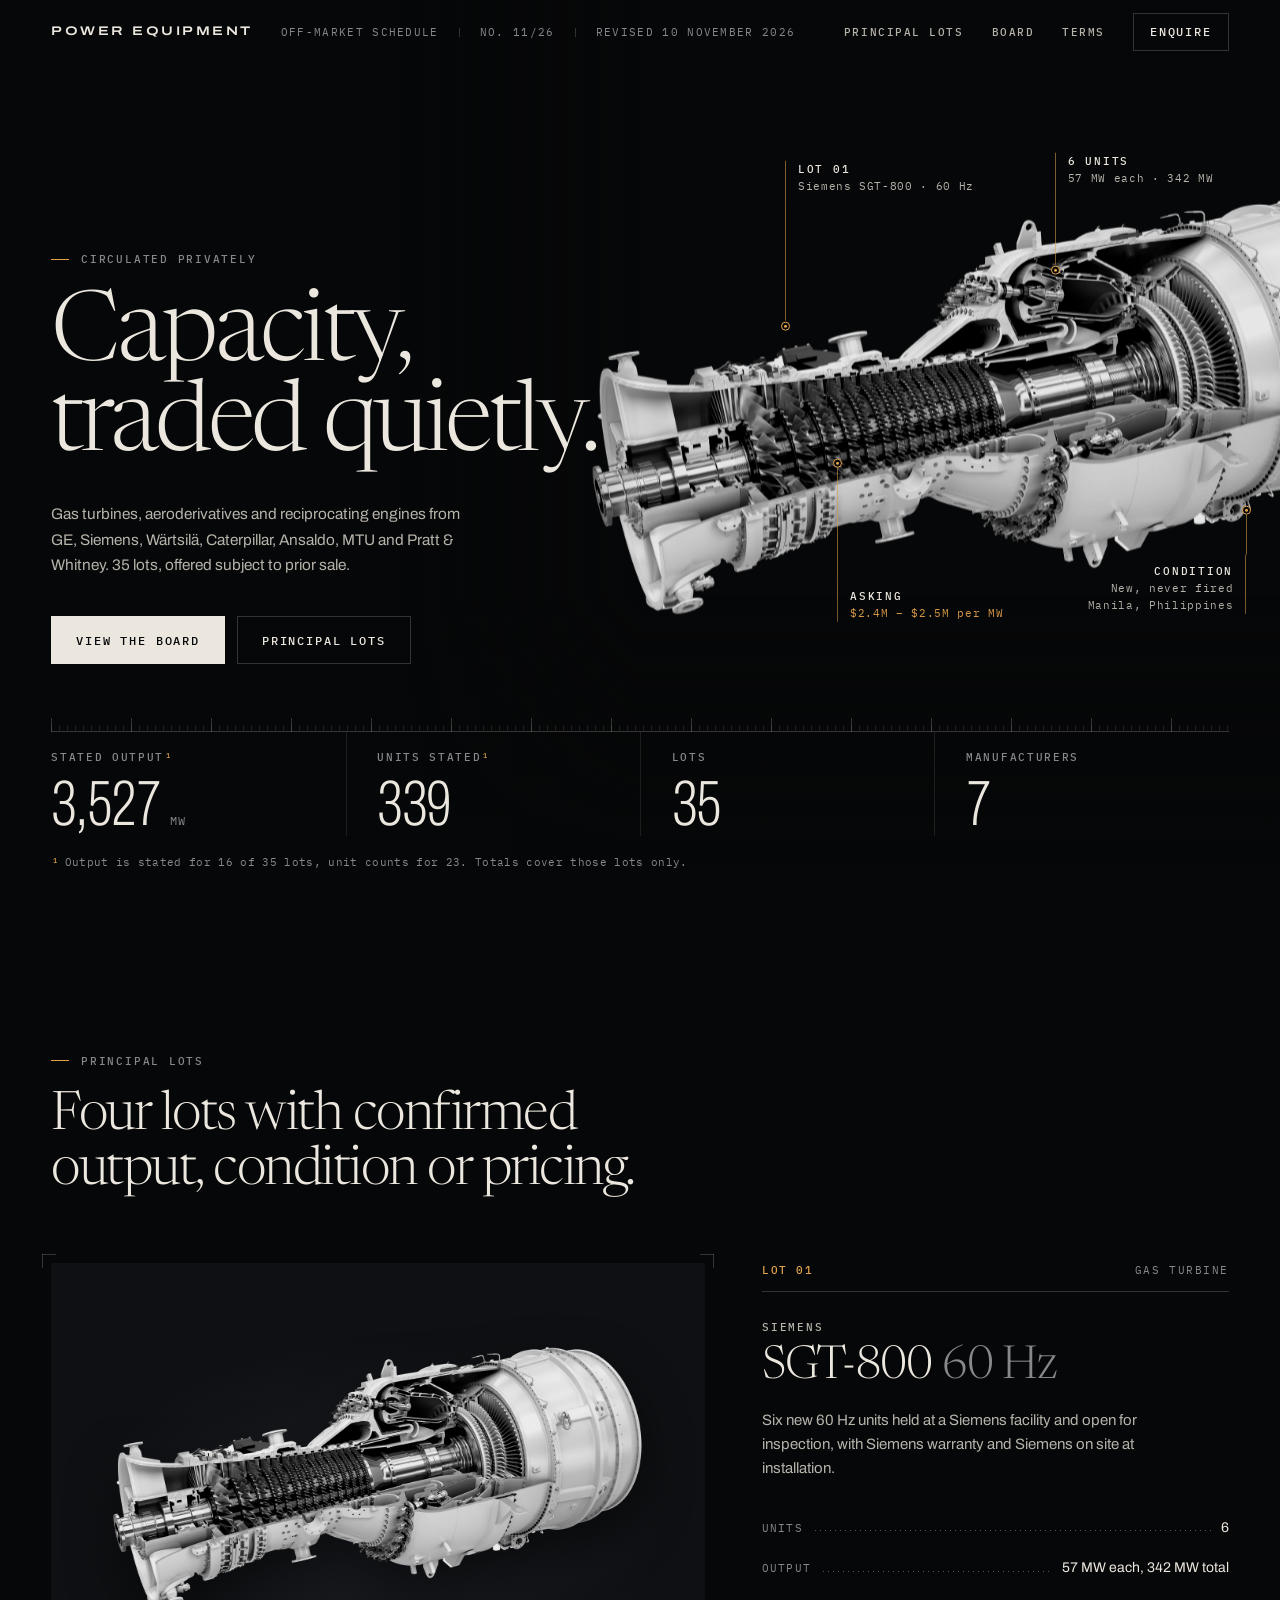
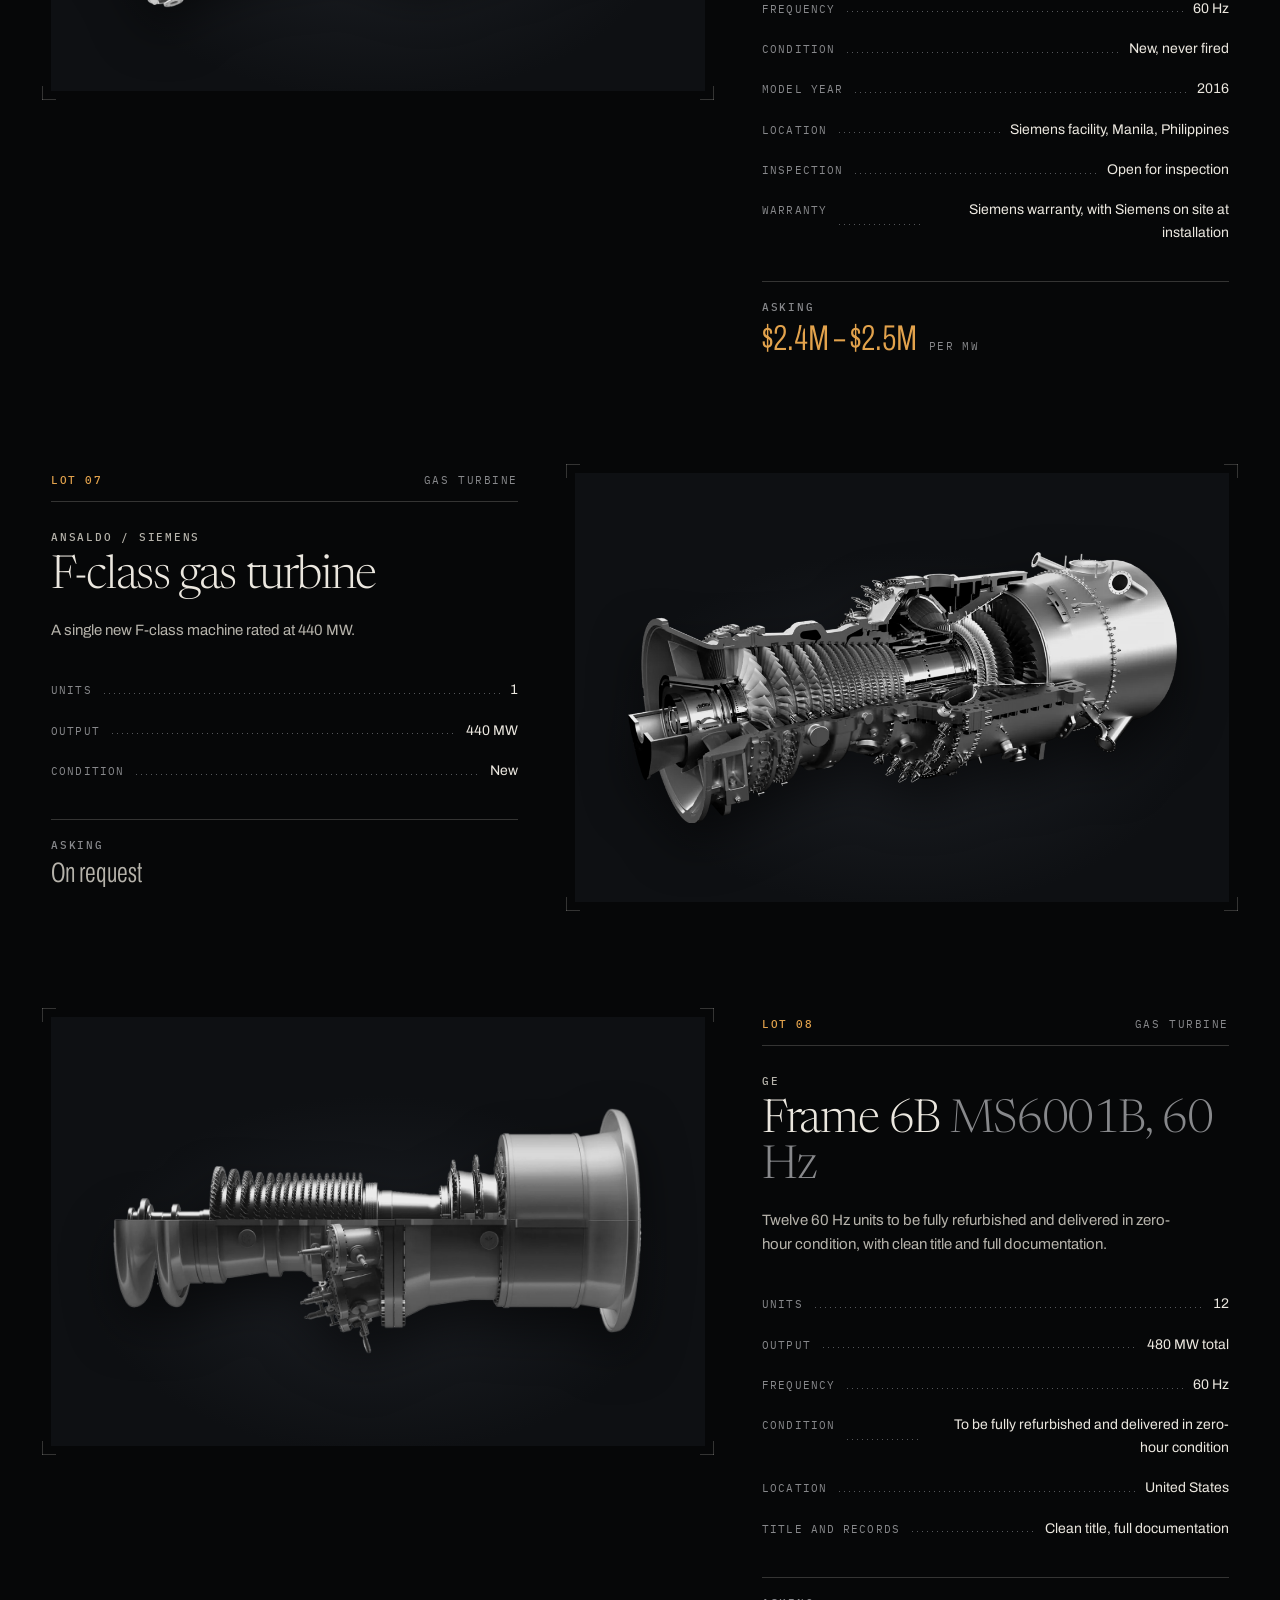
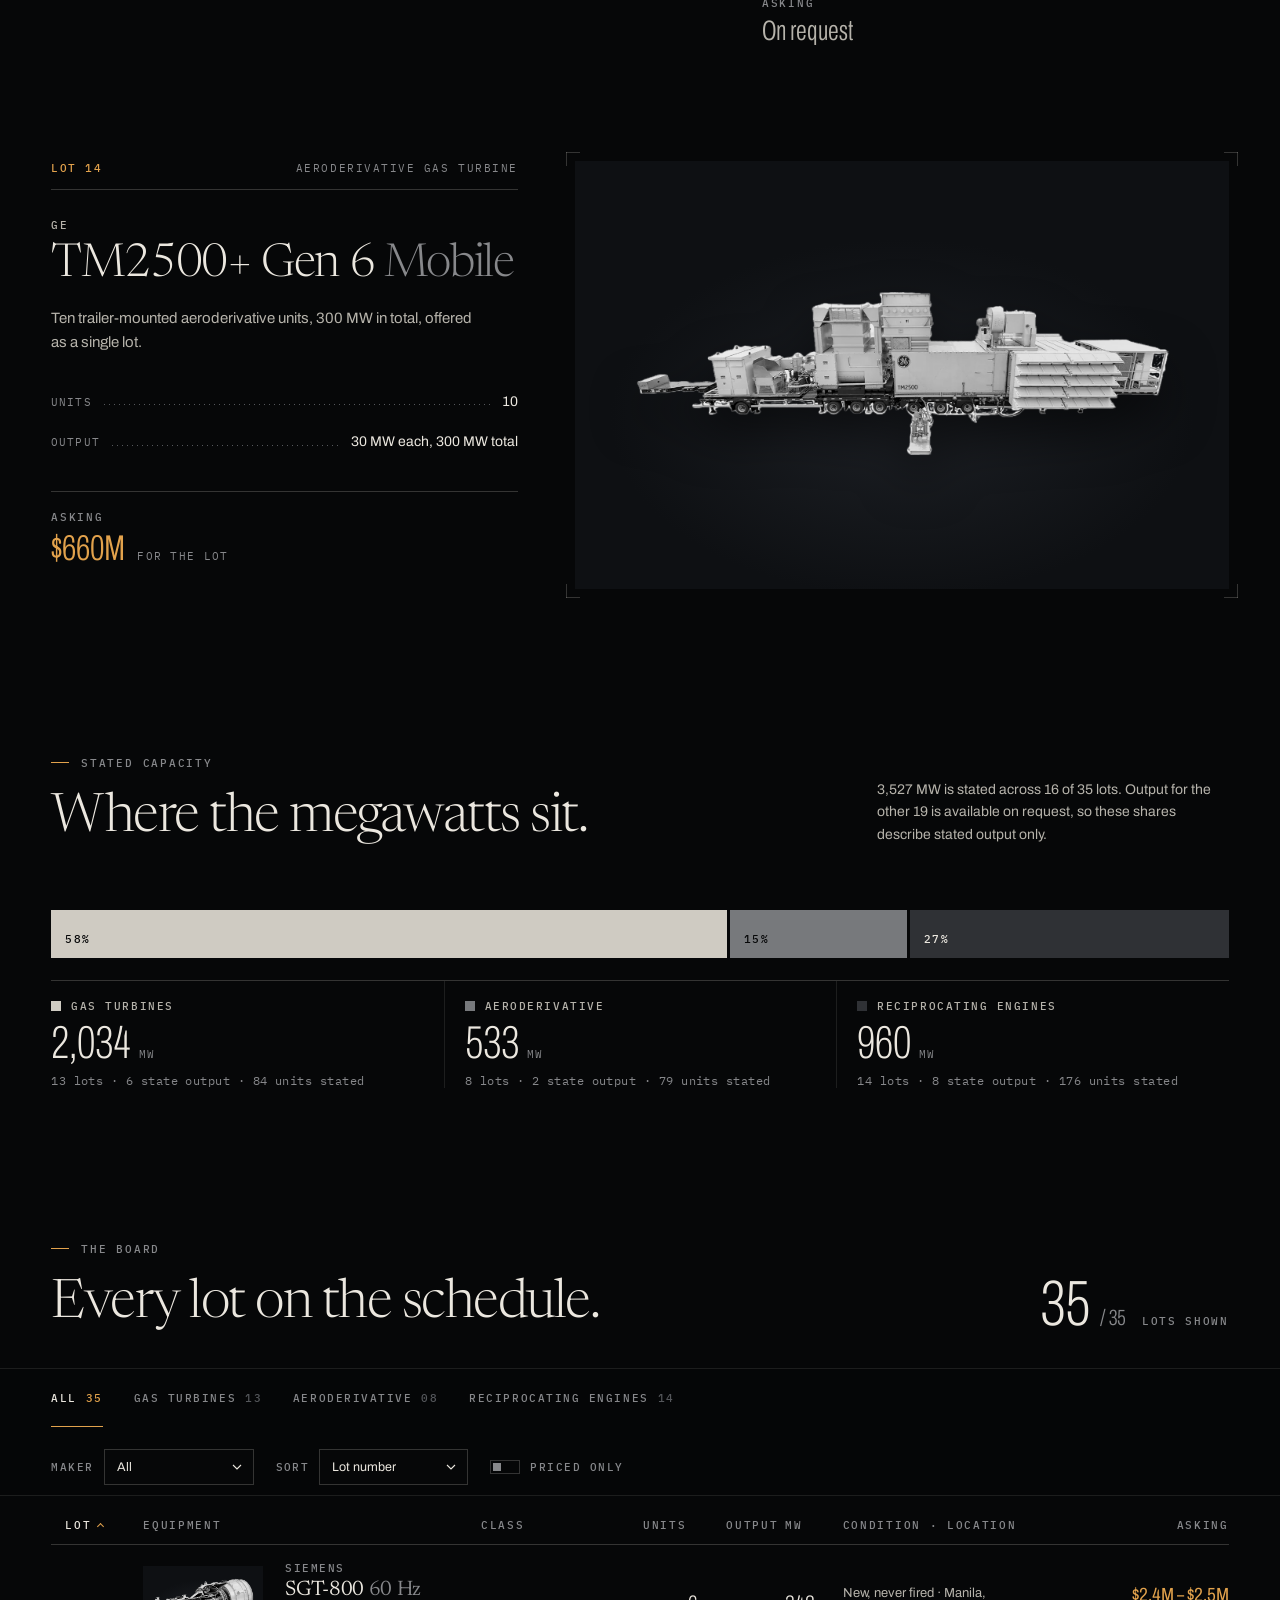
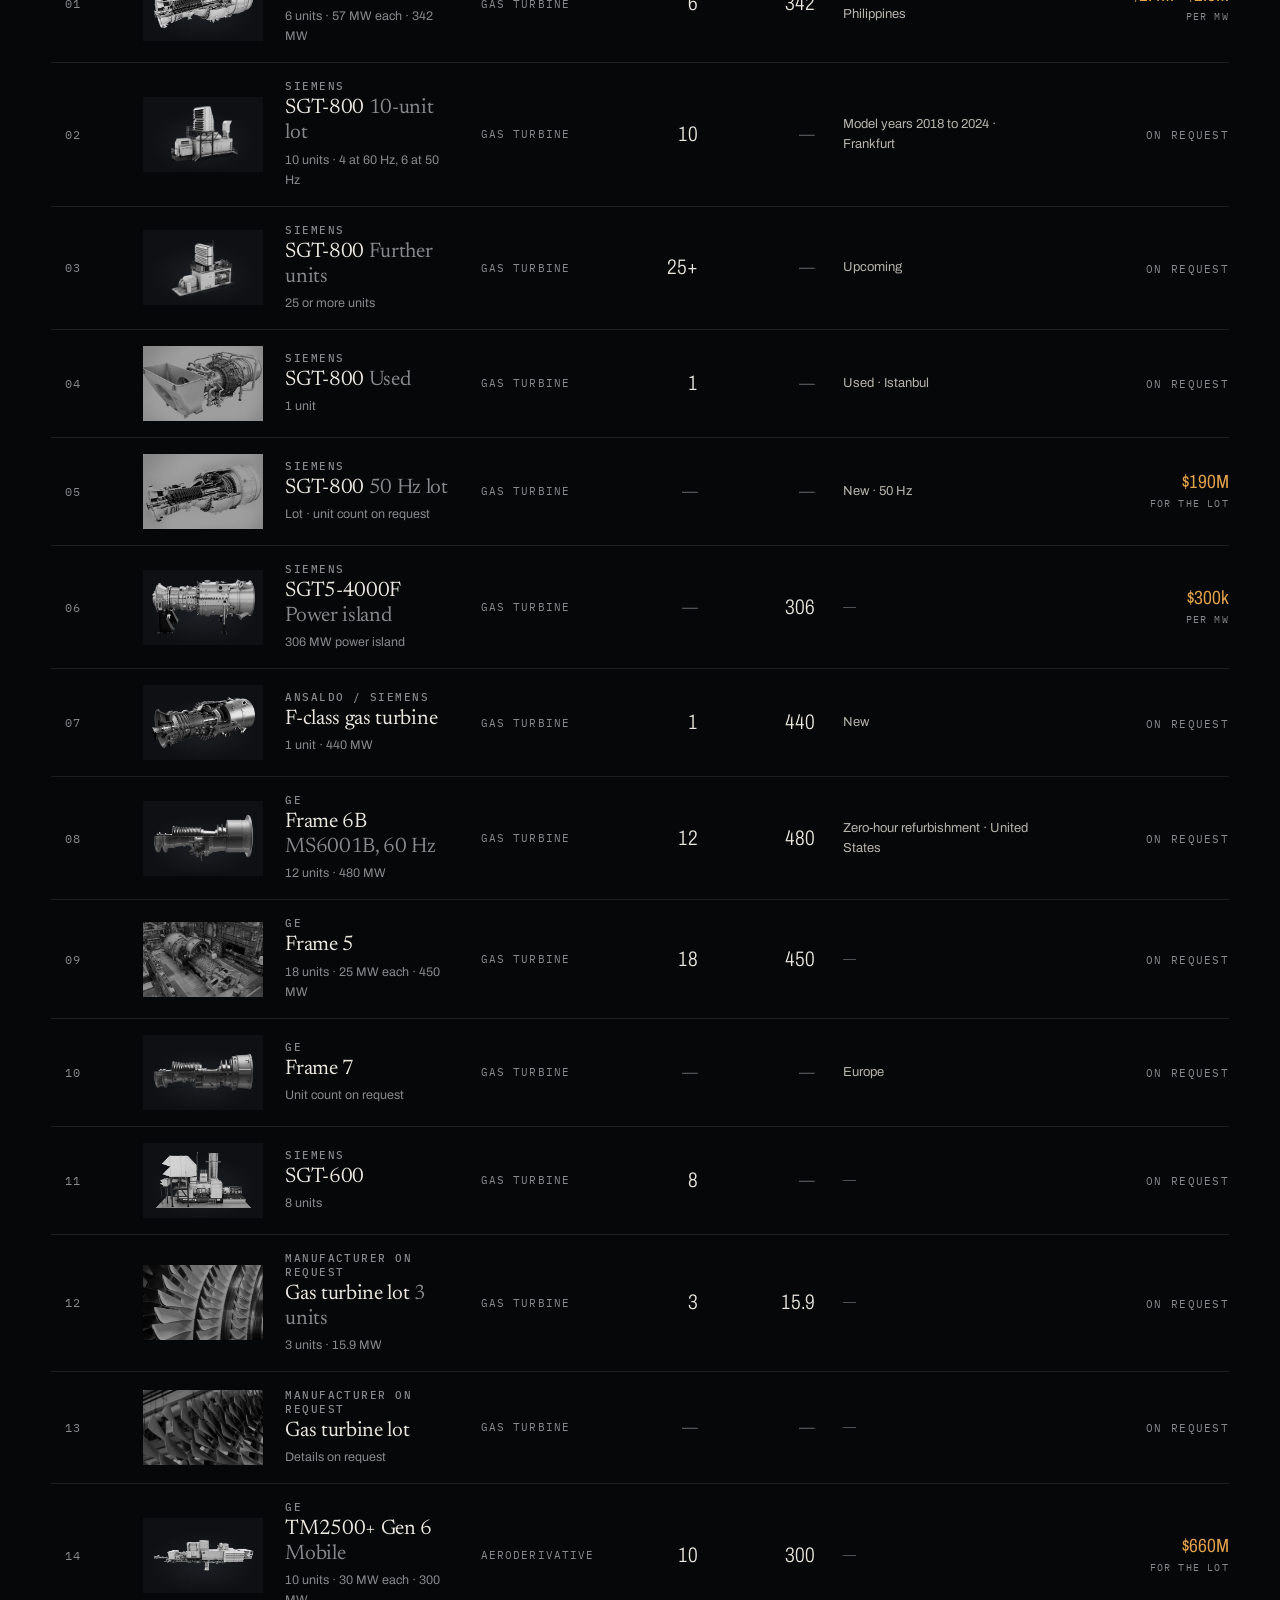
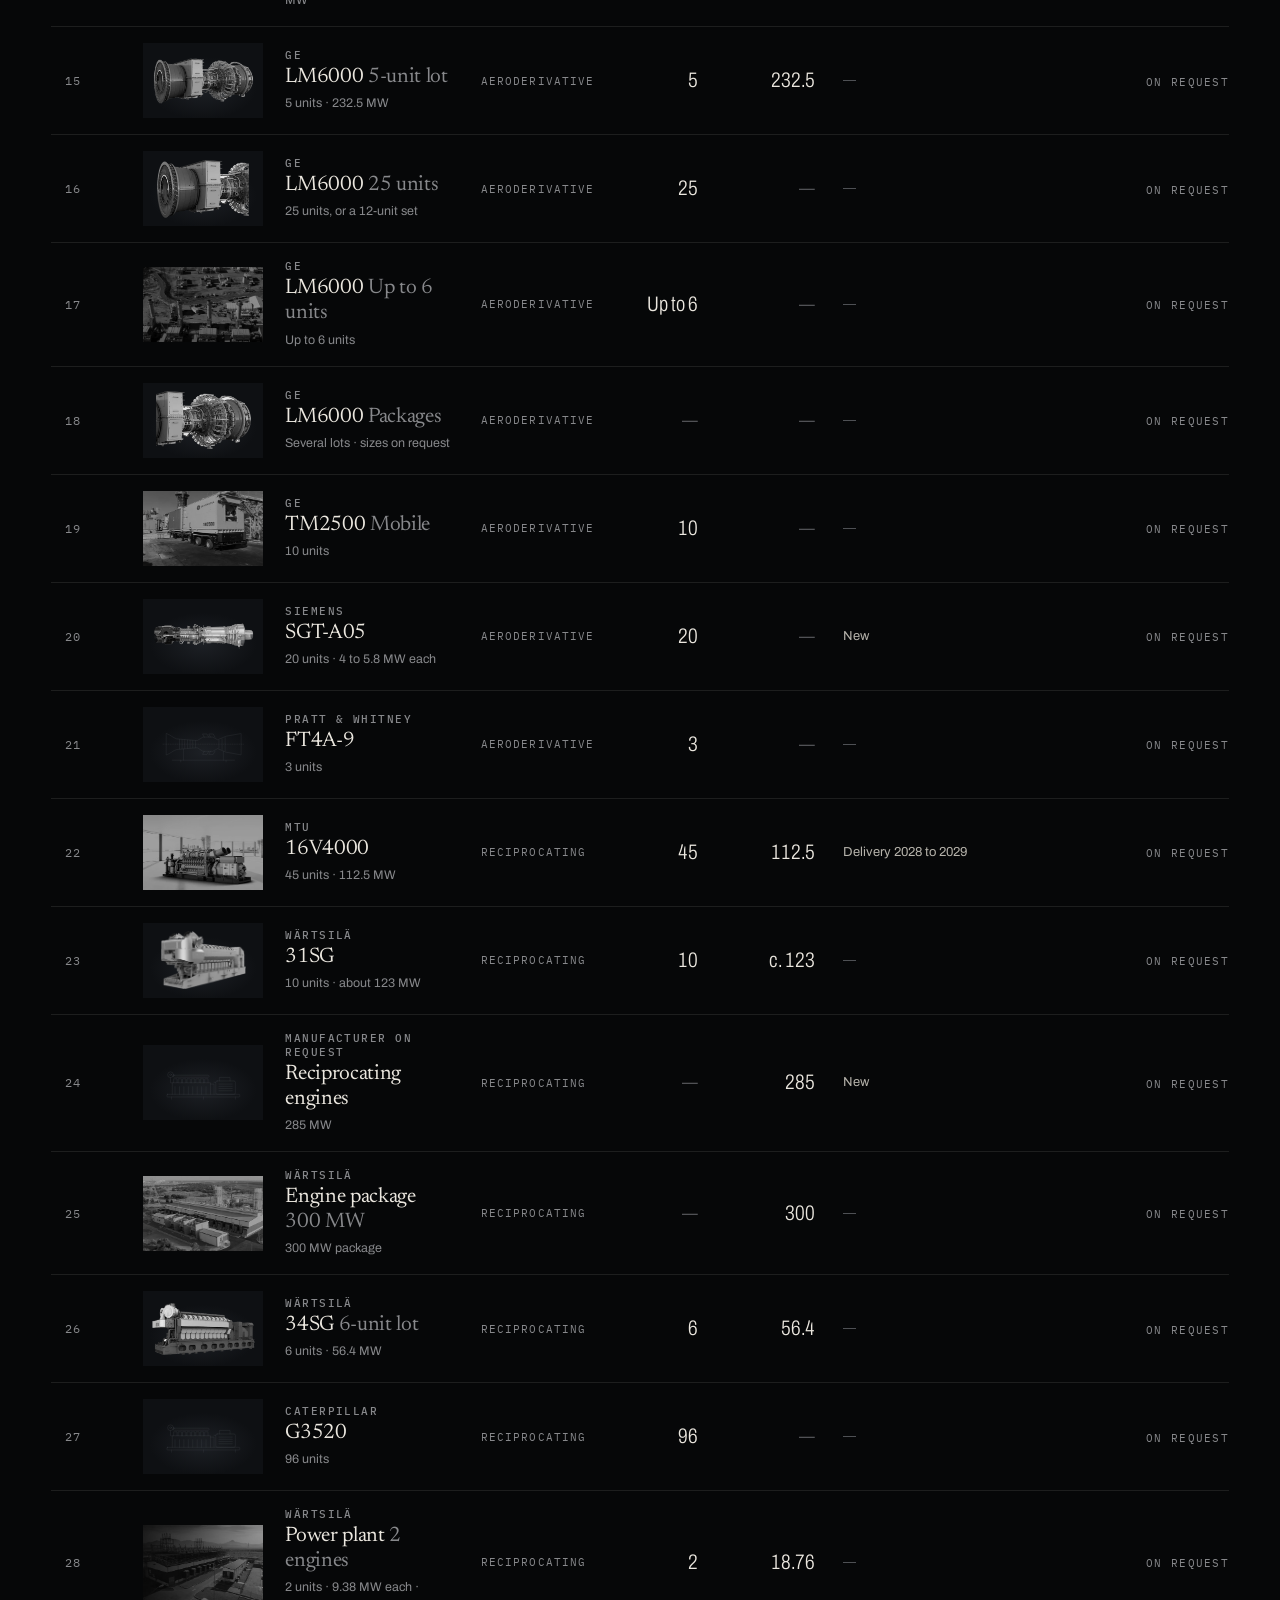
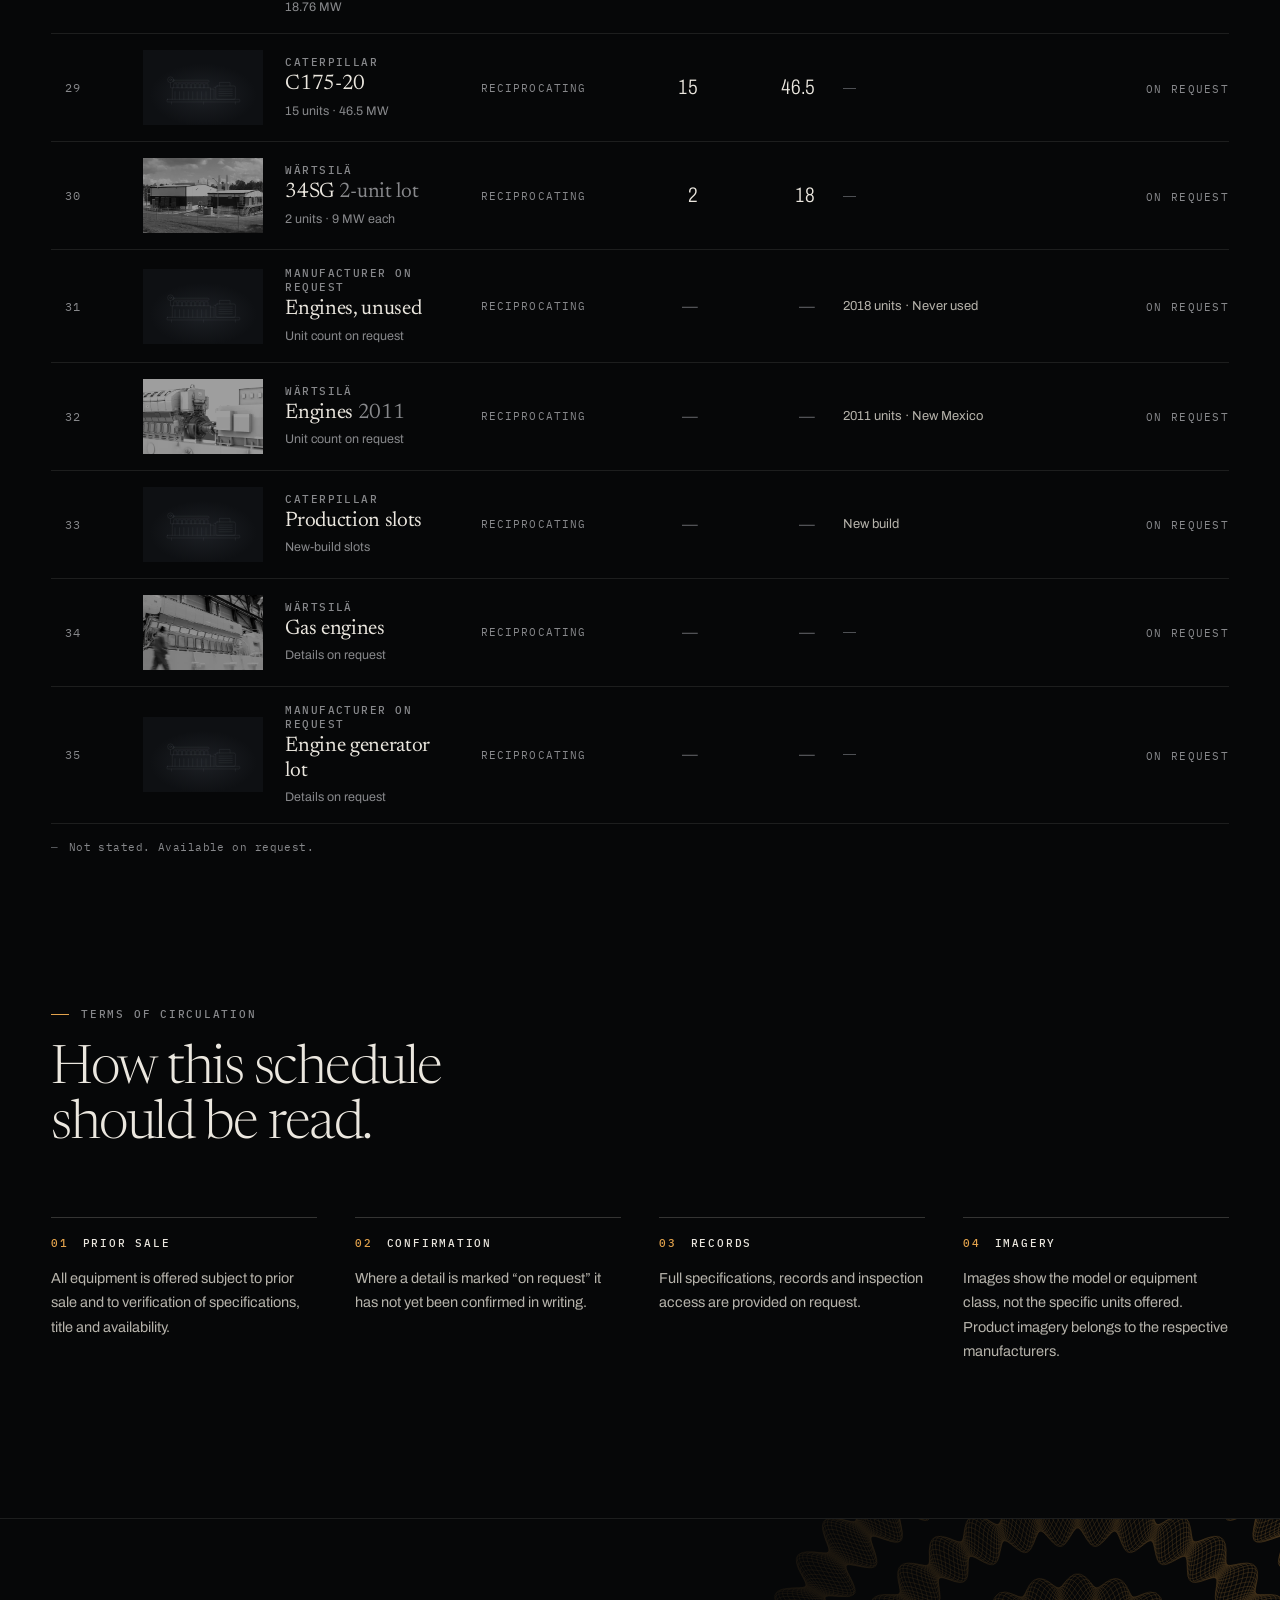
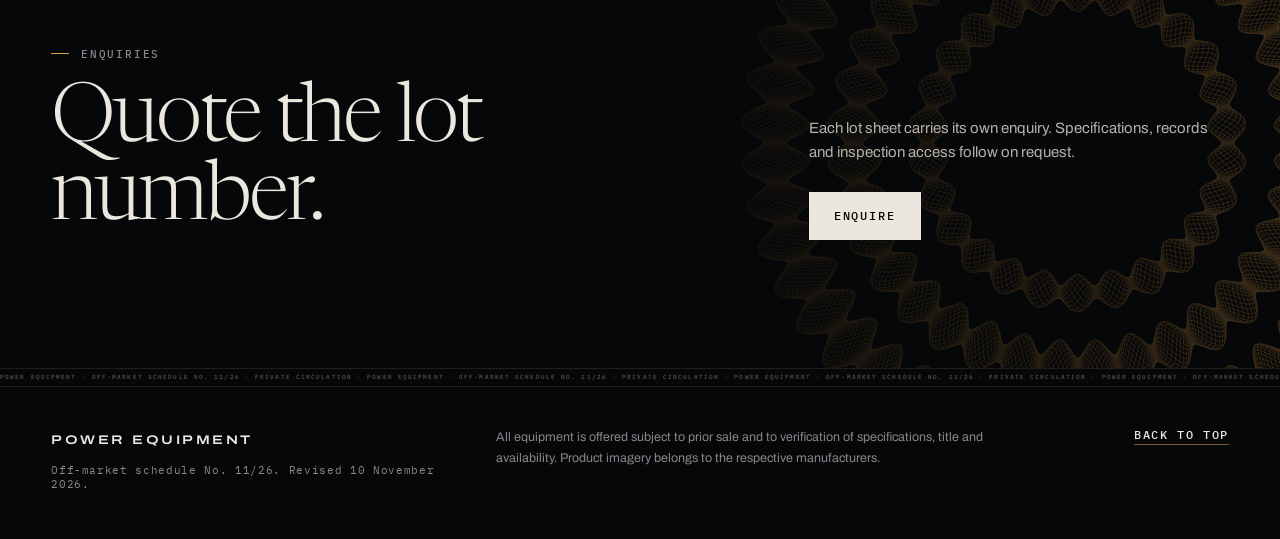
<file: index.html>
<!doctype html>
<html lang="en">
<head>
<meta charset="utf-8">
<meta name="viewport" content="width=device-width, initial-scale=1">
<title>Power Equipment · Off-market schedule</title>
<meta name="description" content="Off-market schedule of gas turbines, aeroderivative units and reciprocating engines: Siemens, GE, Ansaldo, Wärtsilä, MTU, Caterpillar and Pratt &amp; Whitney equipment at utility scale.">
<meta name="theme-color" content="#060708">
<meta name="color-scheme" content="dark">
<link rel="preload" href="fonts/newsreader.woff2" as="font" type="font/woff2" crossorigin>
<link rel="preload" href="fonts/archivo.woff2" as="font" type="font/woff2" crossorigin>
<link rel="preload" href="images/hero-sgt800.webp" as="image">
<link rel="stylesheet" href="styles.css">
</head>
<body>

<!-- Line drawings used when a listing has no photograph -->
<svg width="0" height="0" style="position:absolute" aria-hidden="true" focusable="false">
  <symbol id="art-turbine" viewBox="0 0 400 200">
    <g fill="none" stroke="currentColor" stroke-width="1" stroke-linejoin="round" stroke-linecap="round" vector-effect="non-scaling-stroke">
      <path d="M34 52c18 6 30 20 46 24l92 8 26-16h44l22 12 38-16 68-12v96l-68-12-38-16-22 12h-44l-26-16-92 8c-16 4-28 18-46 24z"/>
      <path d="M92 79v42M104 80v40M116 81v38M128 82v36M140 83v34M152 84v32M164 85v30"/>
      <path d="M270 82v36M284 76v48M298 70v60"/>
      <path d="M204 68l-8-14h20l8 14M232 68l-8-14h20l8 14M204 132l-8 14h20l8-14M232 132l-8 14h20l8-14"/>
      <path d="M18 100h364" stroke-dasharray="2 6"/>
      <path d="M60 172h280M110 122v50M290 133v39M98 172v8M302 172v8"/>
    </g>
  </symbol>
  <symbol id="art-engine" viewBox="0 0 400 200">
    <g fill="none" stroke="currentColor" stroke-width="1" stroke-linejoin="round" stroke-linecap="round" vector-effect="non-scaling-stroke">
      <rect x="36" y="150" width="328" height="12" rx="2"/>
      <path d="M60 150V98h172v52"/>
      <path d="M66 98V80h15v18M86 98V80h15v18M106 98V80h15v18M126 98V80h15v18M146 98V80h15v18M166 98V80h15v18M186 98V80h15v18M206 98V80h15v18"/>
      <rect x="64" y="64" width="162" height="9" rx="4.5"/>
      <circle cx="52" cy="62" r="13"/><circle cx="52" cy="62" r="4"/>
      <path d="M64 68h-2M52 75v23h8"/>
      <path d="M72 150v-34M92 150v-34M112 150v-34M132 150v-34M152 150v-34M172 150v-34M192 150v-34M212 150v-34"/>
      <path d="M232 104h16v46M248 96h8"/>
      <rect x="256" y="90" width="88" height="60" rx="6"/>
      <path d="M272 90V74h48v16M270 104h60M270 114h60M270 124h60M270 134h60"/>
      <path d="M56 162v10M344 162v10M200 162v10"/>
    </g>
  </symbol>
</svg>

<a class="skip" href="#board">Skip to the board</a>

<header class="bar" data-bar>
  <div class="wrap bar__inner">
    <a class="mark" href="#top" aria-label="Power Equipment, back to top">Power Equipment</a>
    <p class="bar__meta"><span>Off-market schedule</span><span data-schedule-no></span><span>Revised <span data-asof></span></span></p>
    <nav class="bar__nav" aria-label="Sections">
      <a href="#principal">Principal lots</a>
      <a href="#board">Board</a>
      <a href="#terms">Terms</a>
    </nav>
    <button class="key key--line key--sm" type="button" data-enquire>Enquire</button>
  </div>
</header>

<main id="top">
  <section class="hero" aria-labelledby="hero-title">
    <div class="hero__stage" aria-hidden="true">
      <div class="hero__machine" data-hero-machine>
        <img src="images/hero-sgt800.webp" width="2200" height="1084" alt="" fetchpriority="high">
        <div class="hero__callouts" data-callouts></div>
      </div>
    </div>

    <div class="wrap hero__copy">
      <p class="eyebrow">Circulated privately</p>
      <h1 id="hero-title">Capacity, traded quietly.</h1>
      <p class="hero__lede" data-lede></p>
      <div class="hero__actions">
        <a class="key key--solid" href="#board">View the board</a>
        <a class="key key--line" href="#principal">Principal lots</a>
      </div>
    </div>

    <div class="wrap readout" aria-label="Inventory at a glance">
      <div class="scale" aria-hidden="true"></div>
      <dl class="readout__grid">
        <div><dt>Stated output<sup>1</sup></dt><dd><span data-stat="mw">3,527</span><small>MW</small></dd></div>
        <div><dt>Units stated<sup>1</sup></dt><dd><span data-stat="units">339</span></dd></div>
        <div><dt>Lots</dt><dd><span data-stat="lots">35</span></dd></div>
        <div><dt>Manufacturers</dt><dd><span data-stat="makers">7</span></dd></div>
      </dl>
      <p class="readout__note" data-stat-note></p>
    </div>
  </section>

  <section class="section" id="principal" aria-labelledby="principal-title">
    <div class="wrap">
      <header class="head">
        <p class="eyebrow">Principal lots</p>
        <h2 id="principal-title">Four lots with confirmed output, condition or pricing.</h2>
      </header>
      <div class="dossiers" data-featured></div>
    </div>
  </section>

  <section class="section section--capacity" id="capacity" aria-labelledby="capacity-title">
    <div class="wrap">
      <header class="head head--split">
        <div>
          <p class="eyebrow">Stated capacity</p>
          <h2 id="capacity-title">Where the megawatts sit.</h2>
        </div>
        <p class="head__aside" data-cap-lede></p>
      </header>
      <div class="capacity" data-capacity></div>
    </div>
  </section>

  <section class="section section--board" id="board" aria-labelledby="board-title">
    <div class="wrap">
      <header class="head head--split">
        <div>
          <p class="eyebrow">The board</p>
          <h2 id="board-title">Every lot on the schedule.</h2>
        </div>
        <p class="counter" aria-live="polite"><span class="counter__n" data-shown>35</span><span class="counter__of">/ <span data-total>35</span></span><span class="counter__label">lots shown</span></p>
      </header>
    </div>

    <div class="console" data-console>
      <div class="wrap console__inner">
        <div class="segments" role="group" aria-label="Equipment class" data-types></div>
        <div class="console__right">
          <label class="pick">
            <span>Maker</span>
            <select data-maker></select>
          </label>
          <label class="pick">
            <span>Sort</span>
            <select data-sort>
              <option value="lot">Lot number</option>
              <option value="mw">Output, high to low</option>
              <option value="units">Units, most first</option>
            </select>
          </label>
          <label class="switch"><input type="checkbox" data-priced><span class="switch__track" aria-hidden="true"></span><span>Priced only</span></label>
        </div>
      </div>
    </div>

    <div class="wrap">
      <table class="board" data-board>
        <thead>
          <tr>
            <th scope="col" class="b-lot" data-sort-col="lot">Lot</th>
            <th scope="col" class="b-eq">Equipment</th>
            <th scope="col" class="b-class">Class</th>
            <th scope="col" class="b-num" data-sort-col="units">Units</th>
            <th scope="col" class="b-num" data-sort-col="mw">Output <abbr title="megawatts">MW</abbr></th>
            <th scope="col" class="b-notes">Condition · location</th>
            <th scope="col" class="b-price">Asking</th>
          </tr>
        </thead>
        <tbody data-rows></tbody>
      </table>
      <p class="empty" data-empty hidden>Nothing on the board matches. <button type="button" class="textlink" data-reset>Clear filters</button></p>
      <p class="board__legend"><span aria-hidden="true">—</span>Not stated. Available on request.</p>
    </div>
  </section>

  <section class="section section--terms" id="terms" aria-labelledby="terms-title">
    <div class="wrap">
      <header class="head">
        <p class="eyebrow">Terms of circulation</p>
        <h2 id="terms-title">How this schedule should be read.</h2>
      </header>
      <ol class="terms">
        <li>
          <h3>Prior sale</h3>
          <p>All equipment is offered subject to prior sale and to verification of specifications, title and availability.</p>
        </li>
        <li>
          <h3>Confirmation</h3>
          <p>Where a detail is marked “on request” it has not yet been confirmed in writing.</p>
        </li>
        <li>
          <h3>Records</h3>
          <p>Full specifications, records and inspection access are provided on request.</p>
        </li>
        <li>
          <h3>Imagery</h3>
          <p>Images show the model or equipment class, not the specific units offered. Product imagery belongs to the respective manufacturers.</p>
        </li>
      </ol>
    </div>

    <div class="enquire">
      <svg class="enquire__guilloche" data-guilloche aria-hidden="true"></svg>
      <div class="wrap enquire__inner">
        <div>
          <p class="eyebrow">Enquiries</p>
          <h2 class="enquire__title">Quote the lot number.</h2>
        </div>
        <div class="enquire__side">
          <p>Each lot sheet carries its own enquiry. Specifications, records and inspection access follow on request.</p>
          <button class="key key--solid" type="button" data-enquire>Enquire</button>
        </div>
      </div>
    </div>
  </section>
</main>

<footer class="foot">
  <p class="microprint" aria-hidden="true" data-microprint></p>
  <div class="wrap foot__inner">
    <div>
      <p class="mark mark--foot">Power Equipment</p>
      <p class="foot__meta">Off-market schedule <span data-schedule-no></span>. Revised <span data-asof></span>.</p>
    </div>
    <p class="foot__fine">All equipment is offered subject to prior sale and to verification of specifications, title and availability. Product imagery belongs to the respective manufacturers.</p>
    <a class="textlink foot__top" href="#top">Back to top</a>
  </div>
</footer>

<dialog class="sheet" data-dialog aria-labelledby="sheet-title">
  <div class="sheet__bar">
    <p class="sheet__crumb" data-d-crumb></p>
    <div class="sheet__nav">
      <button class="square" type="button" data-prev aria-label="Previous lot">
        <svg viewBox="0 0 20 20" width="16" height="16" aria-hidden="true"><path d="M12.5 4.5L7 10l5.5 5.5" fill="none" stroke="currentColor" stroke-width="1.2"/></svg>
      </button>
      <button class="square" type="button" data-next aria-label="Next lot">
        <svg viewBox="0 0 20 20" width="16" height="16" aria-hidden="true"><path d="M7.5 4.5L13 10l-5.5 5.5" fill="none" stroke="currentColor" stroke-width="1.2"/></svg>
      </button>
      <button class="square" type="button" data-close aria-label="Close">
        <svg viewBox="0 0 20 20" width="16" height="16" aria-hidden="true"><path d="M5 5l10 10M15 5L5 15" fill="none" stroke="currentColor" stroke-width="1.2"/></svg>
      </button>
    </div>
  </div>
  <div class="sheet__body">
    <figure class="sheet__media">
      <div class="sheet__plate plate" data-d-media></div>
      <figcaption data-d-caption></figcaption>
    </figure>
    <div class="sheet__info">
      <p class="sheet__kicker" data-d-kicker></p>
      <h2 class="sheet__title" id="sheet-title" data-d-title tabindex="-1"></h2>
      <p class="sheet__summary" data-d-summary></p>
      <div class="sheet__ask" data-d-price></div>
      <h3 class="sheet__h">Particulars</h3>
      <dl class="leaders" data-d-specs></dl>
      <p class="sheet__more">Full specifications, records and inspection access are provided on request.</p>
      <div class="sheet__actions">
        <button class="key key--solid" type="button" data-enquire data-d-enquire>Enquire</button>
        <button class="key key--line" type="button" data-copy>Copy link</button>
        <button class="key key--line" type="button" data-print>Print sheet</button>
      </div>
      <p class="sheet__note" data-d-note role="status"></p>
    </div>
  </div>
</dialog>

<div class="toast" data-toast role="status" hidden></div>

<script src="listings.js"></script>
<script src="app.js"></script>
</body>
</html>
</file>
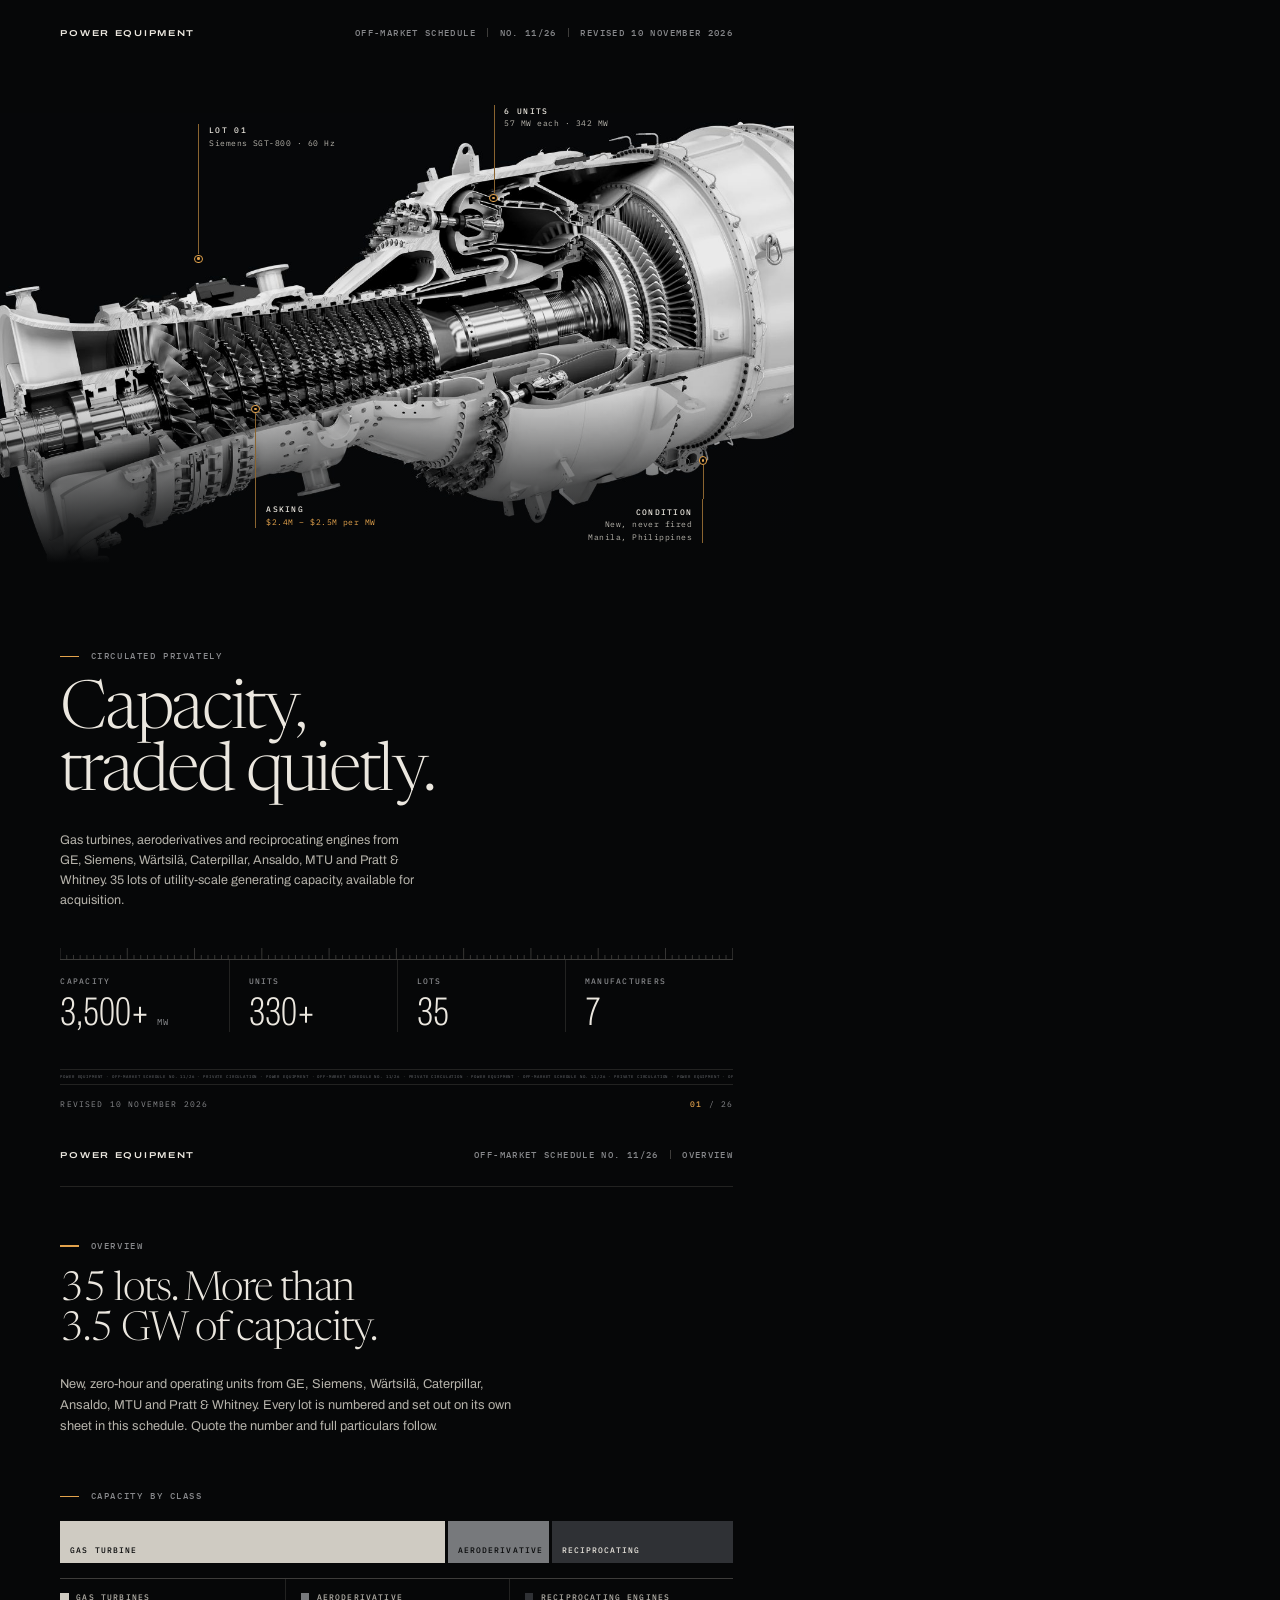
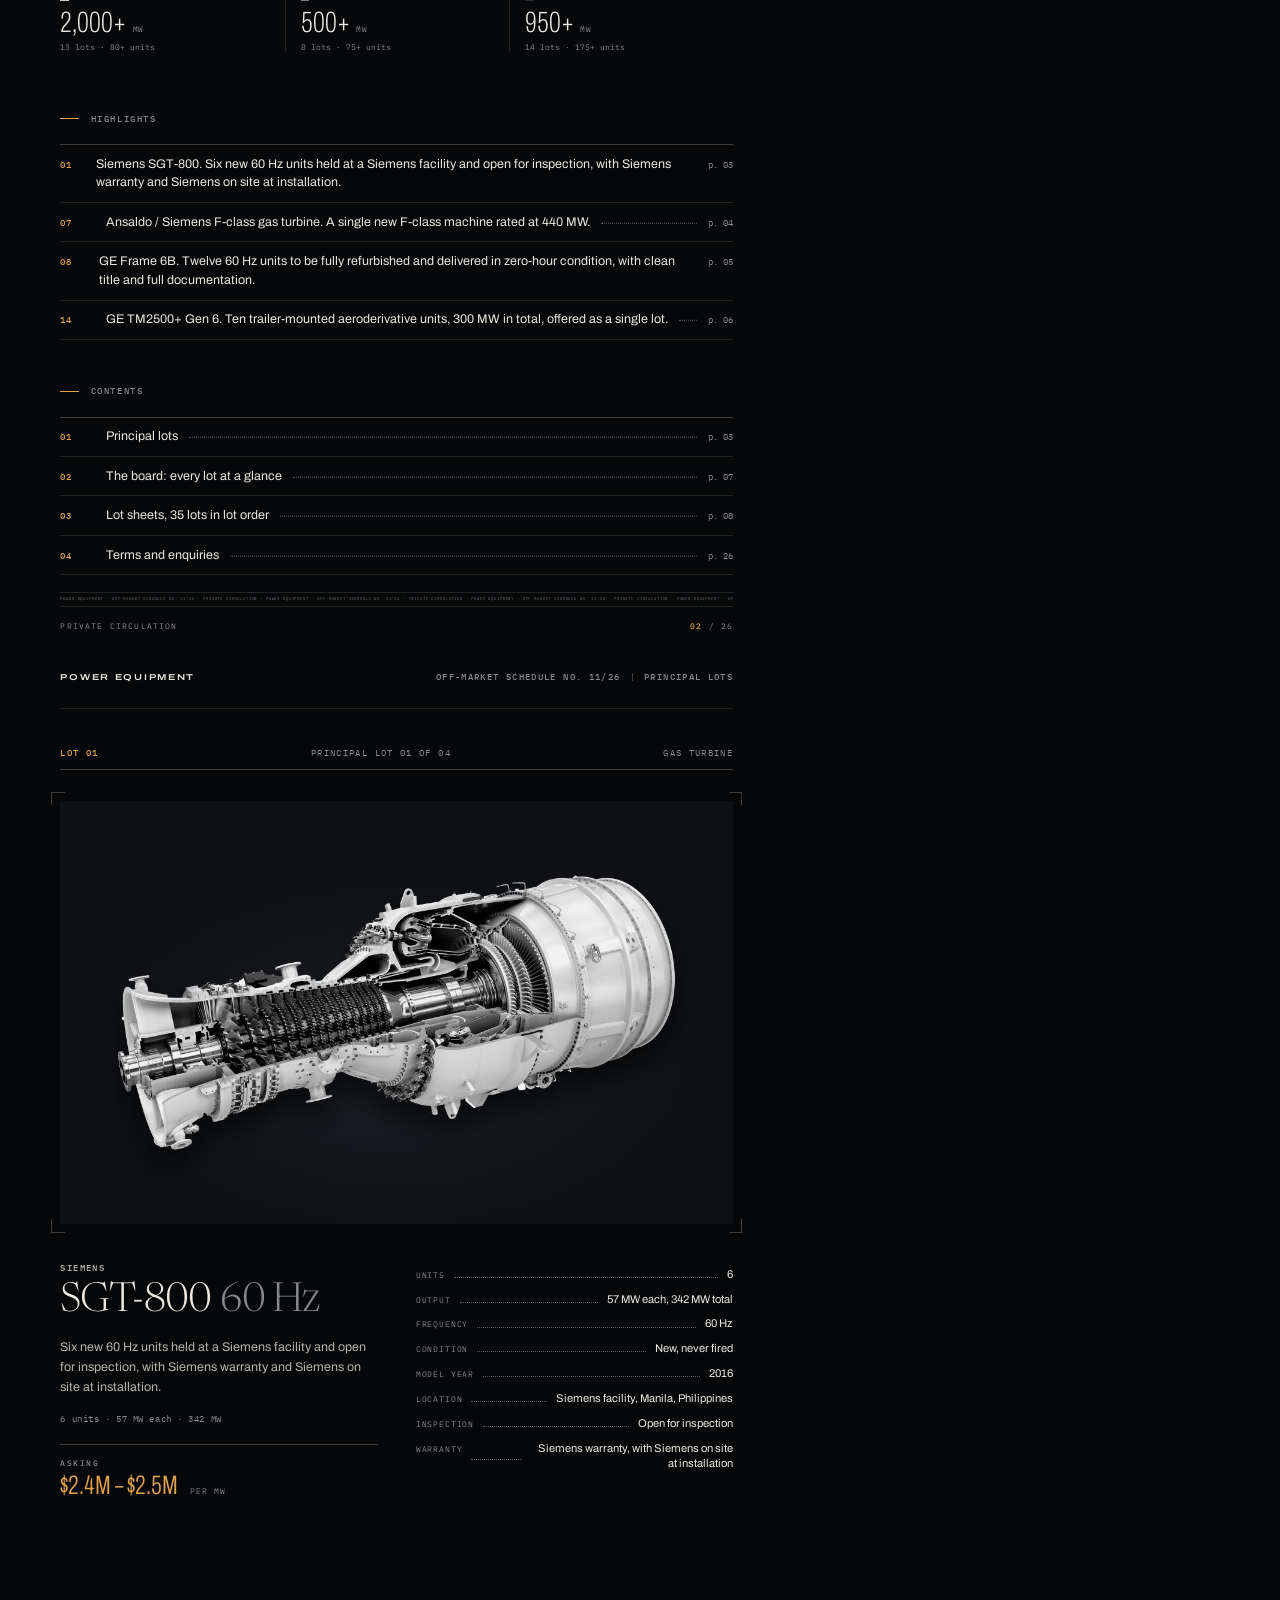
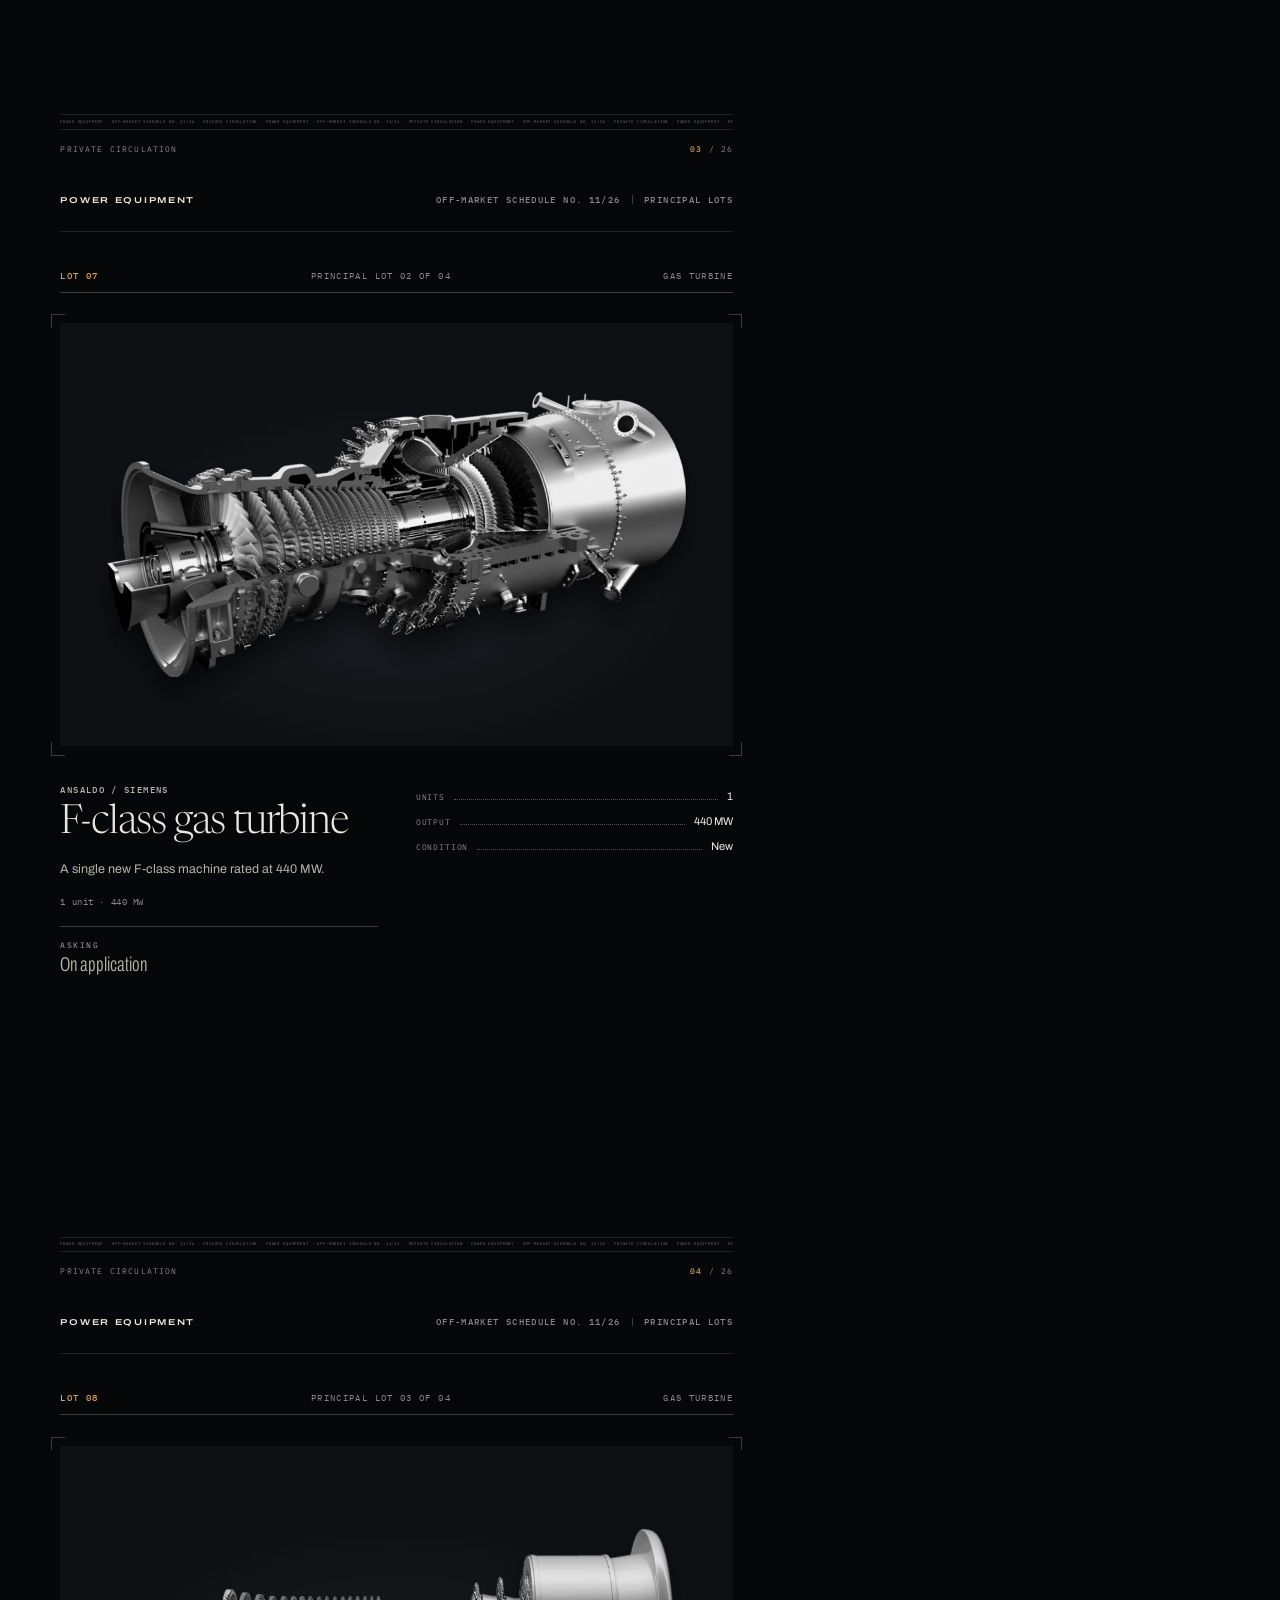
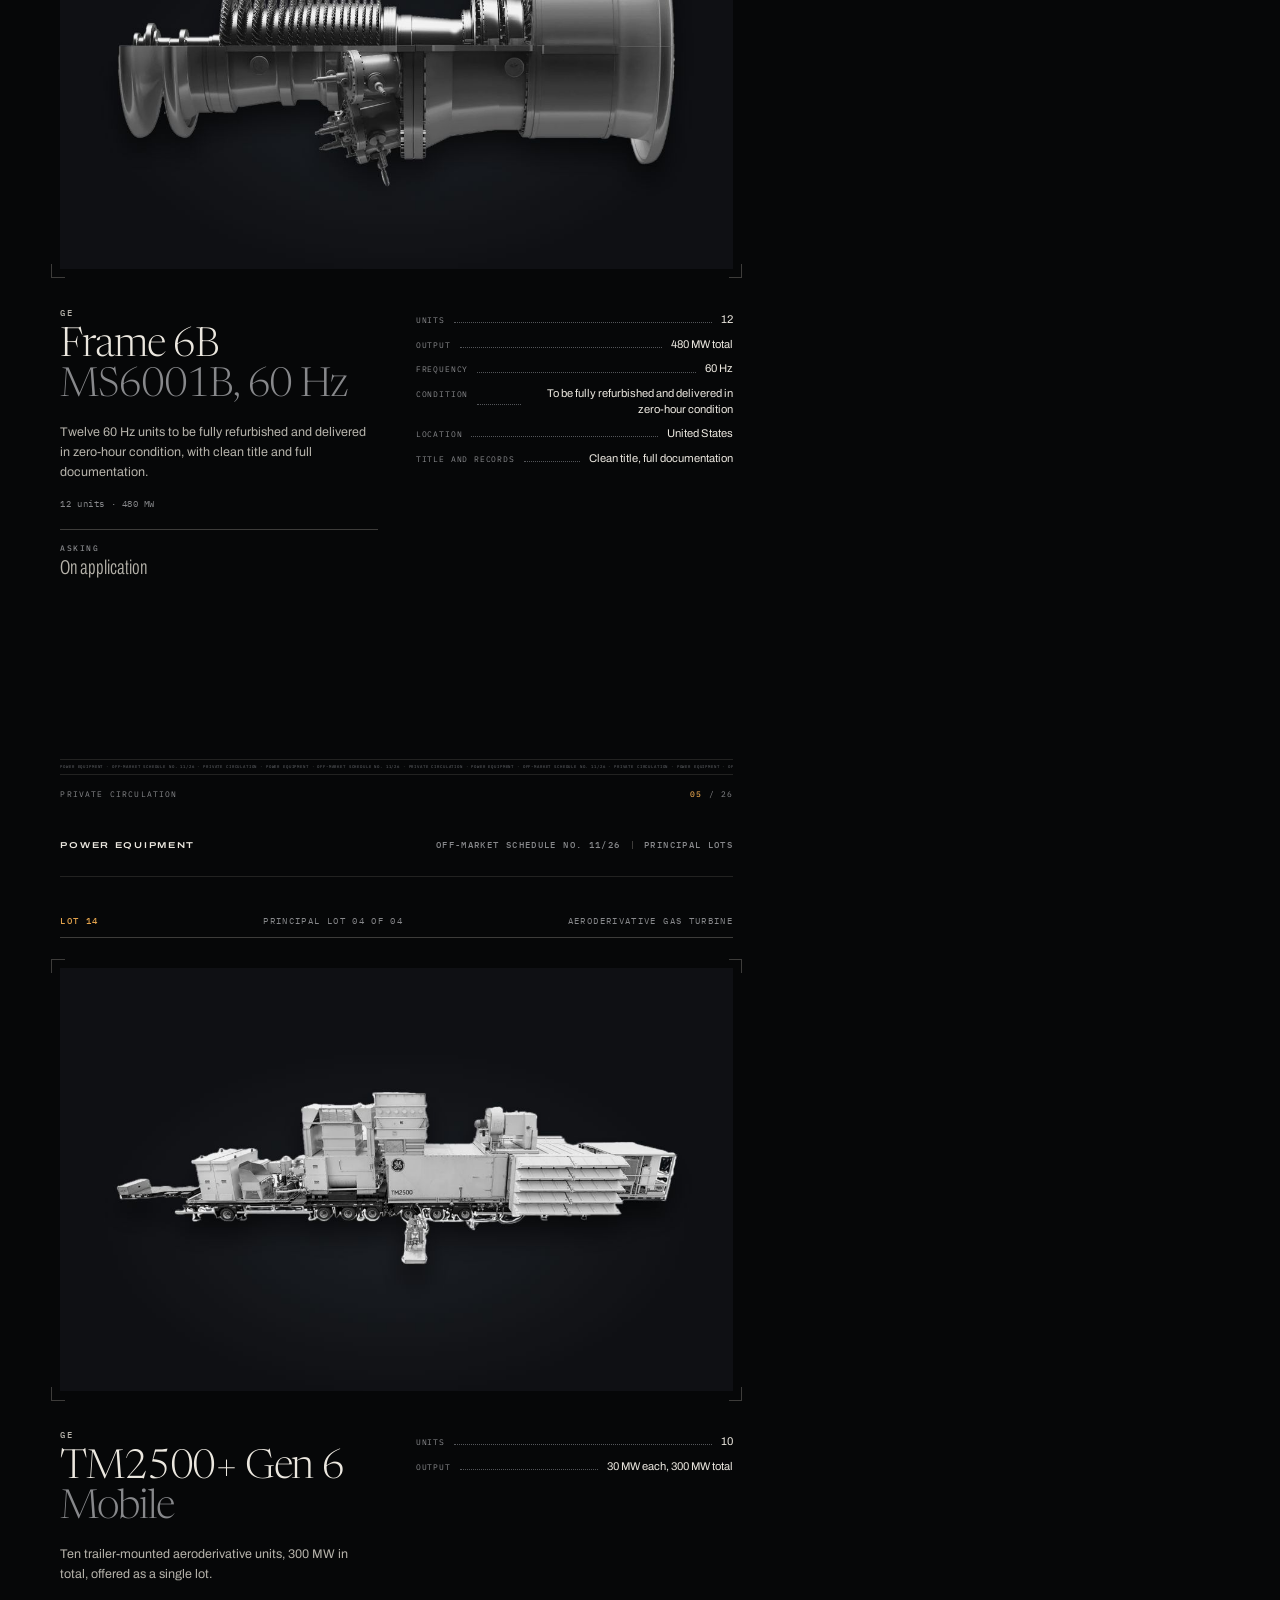
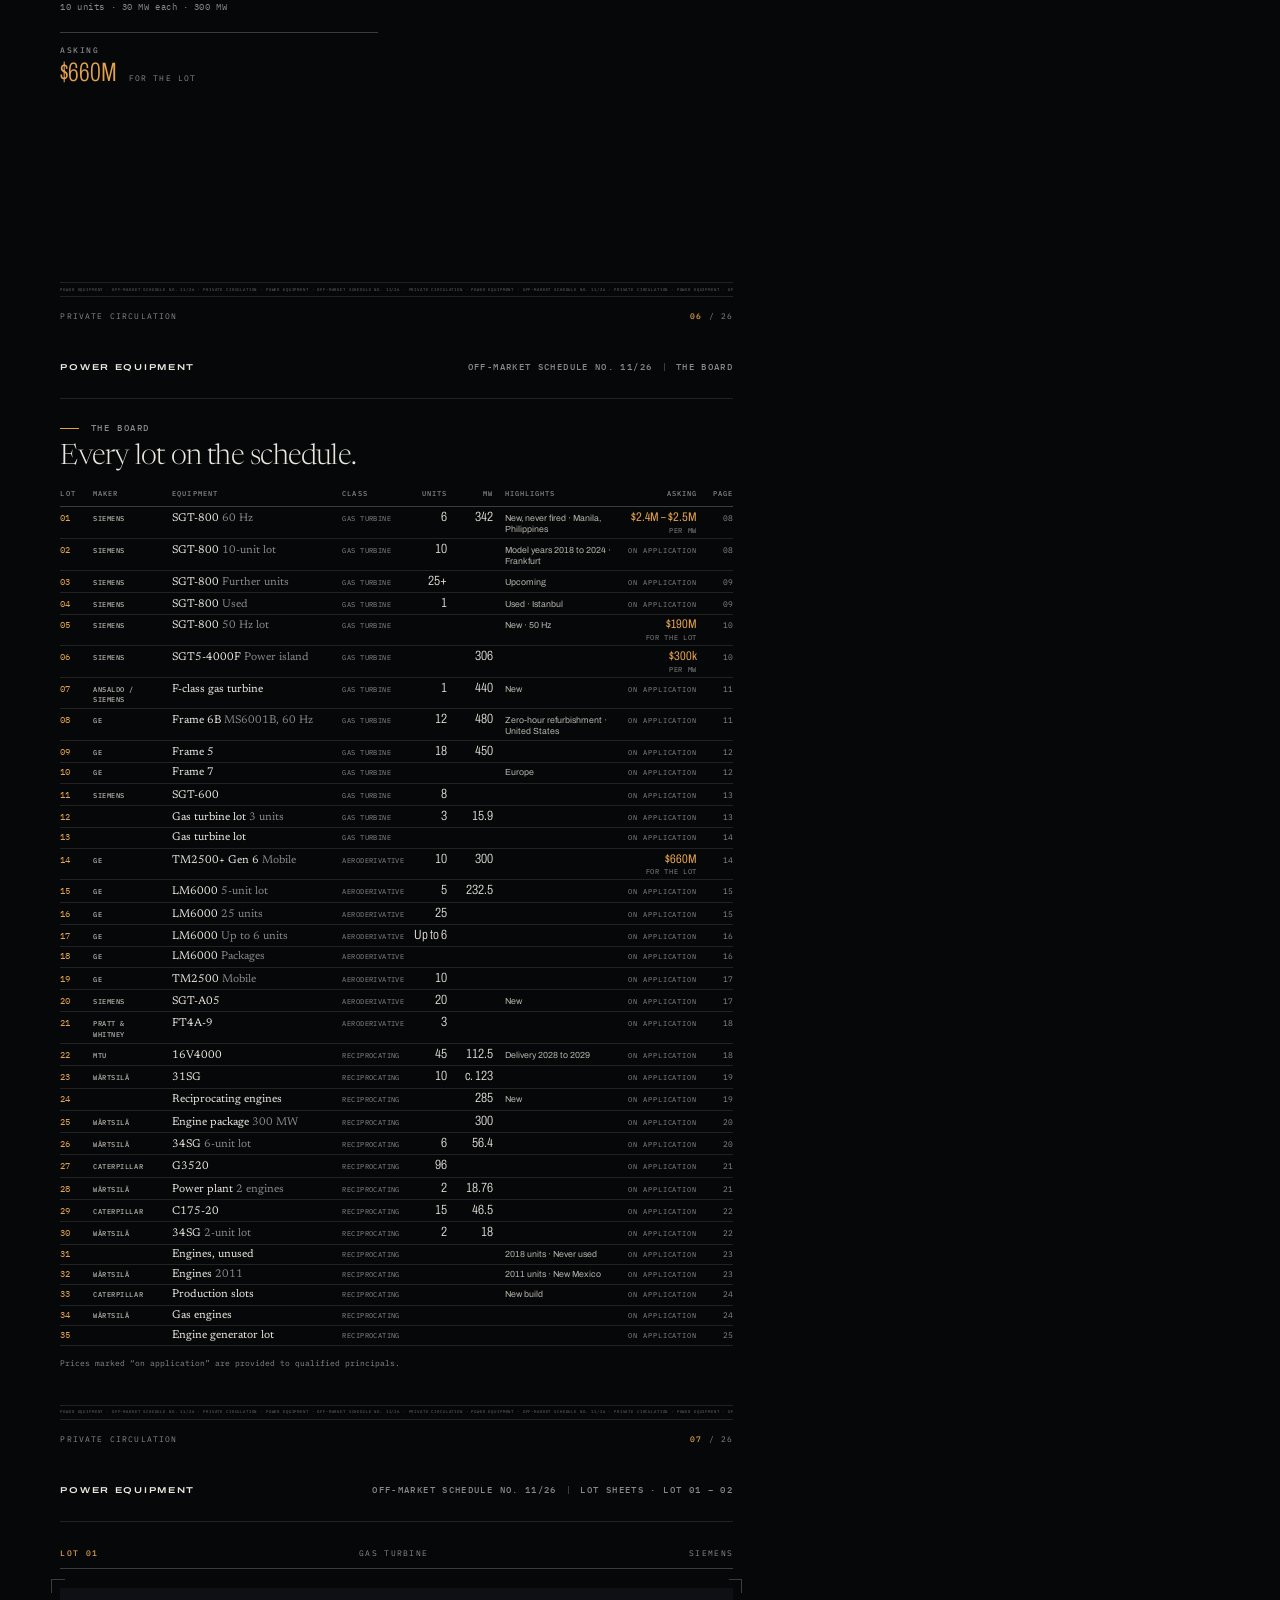
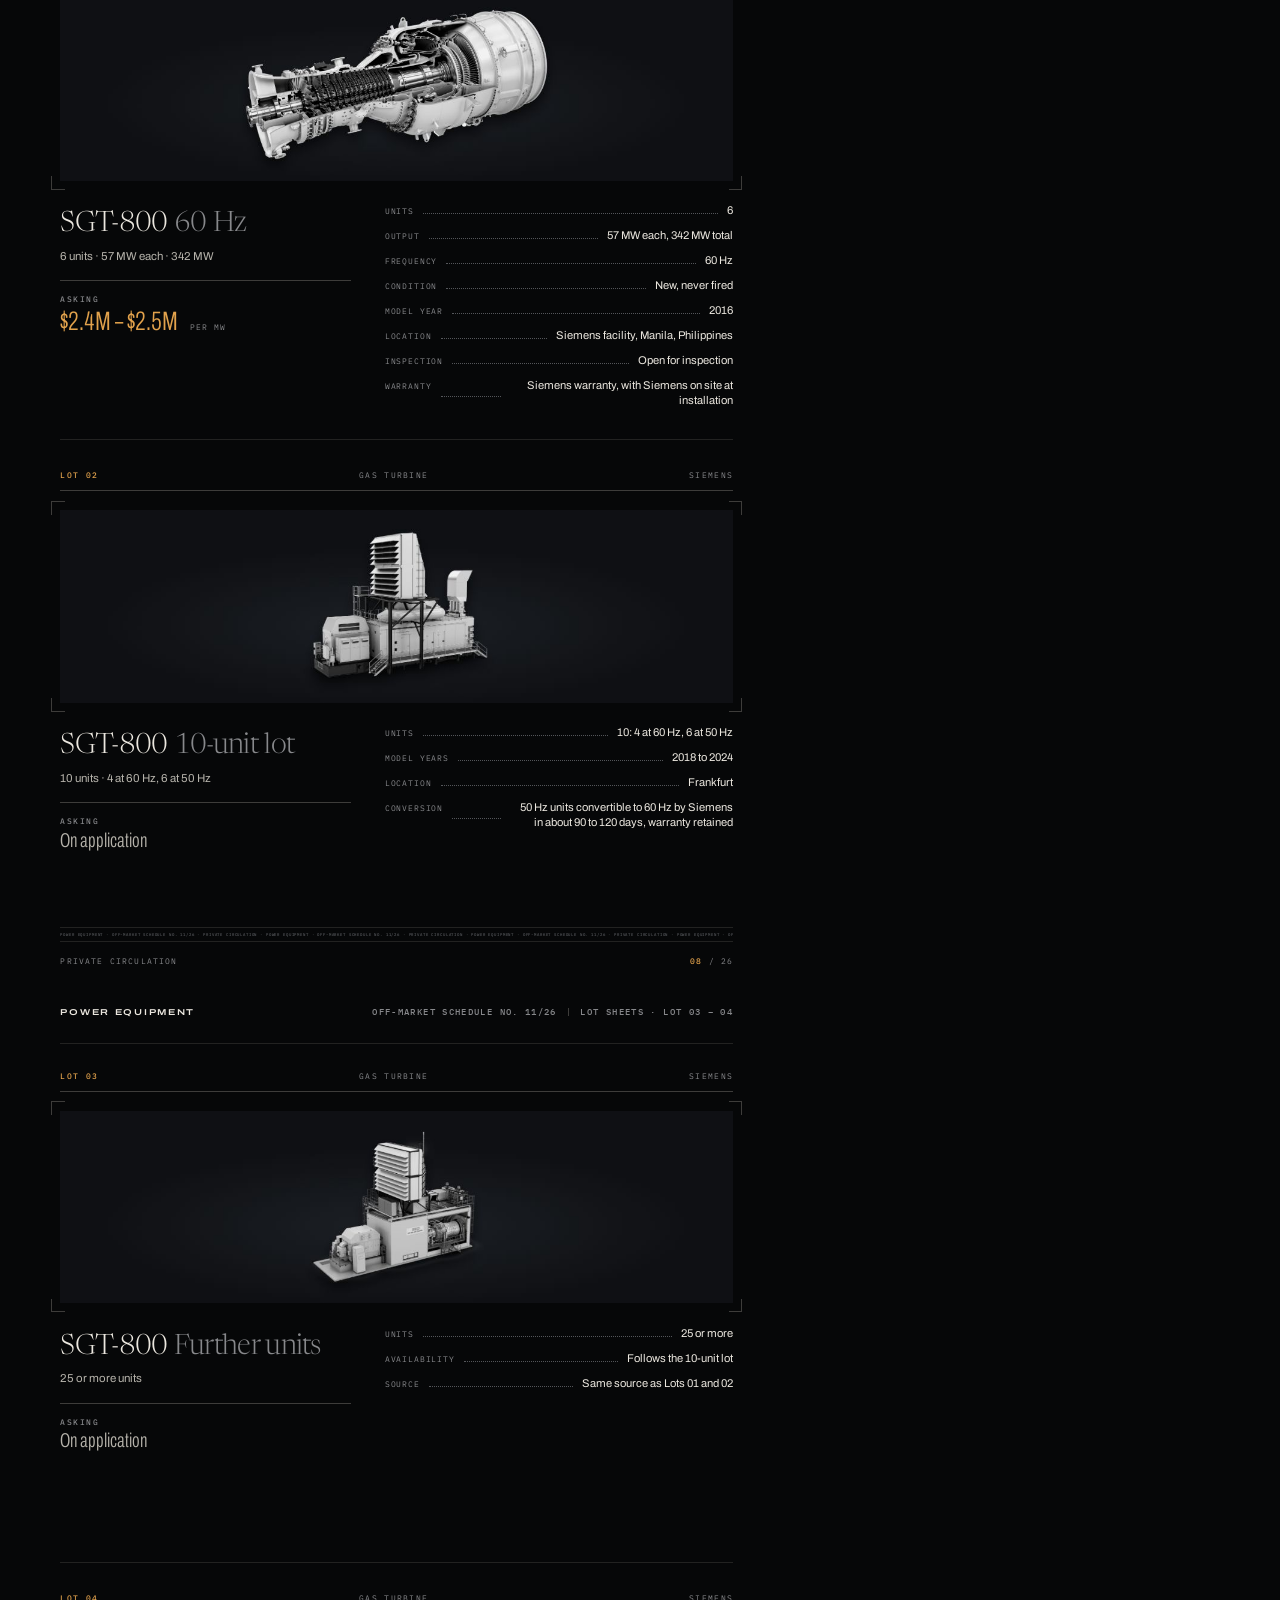
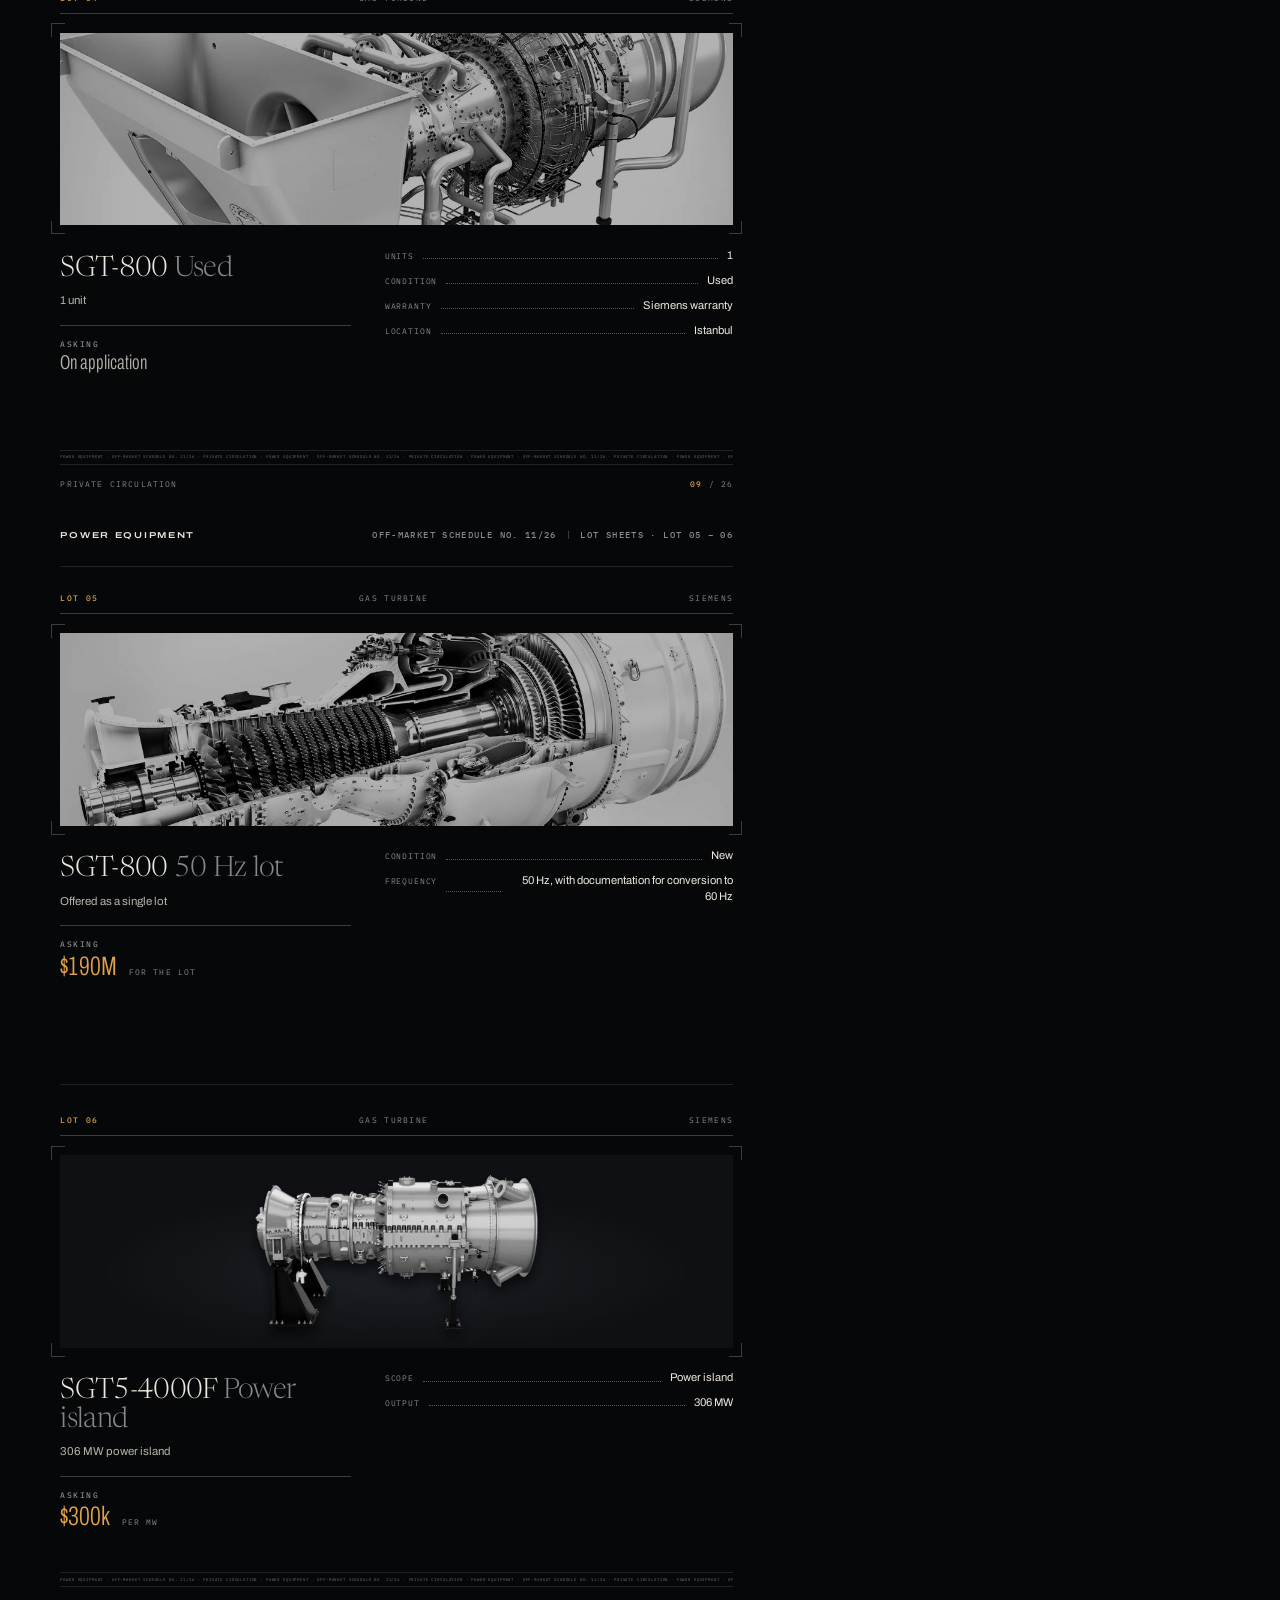
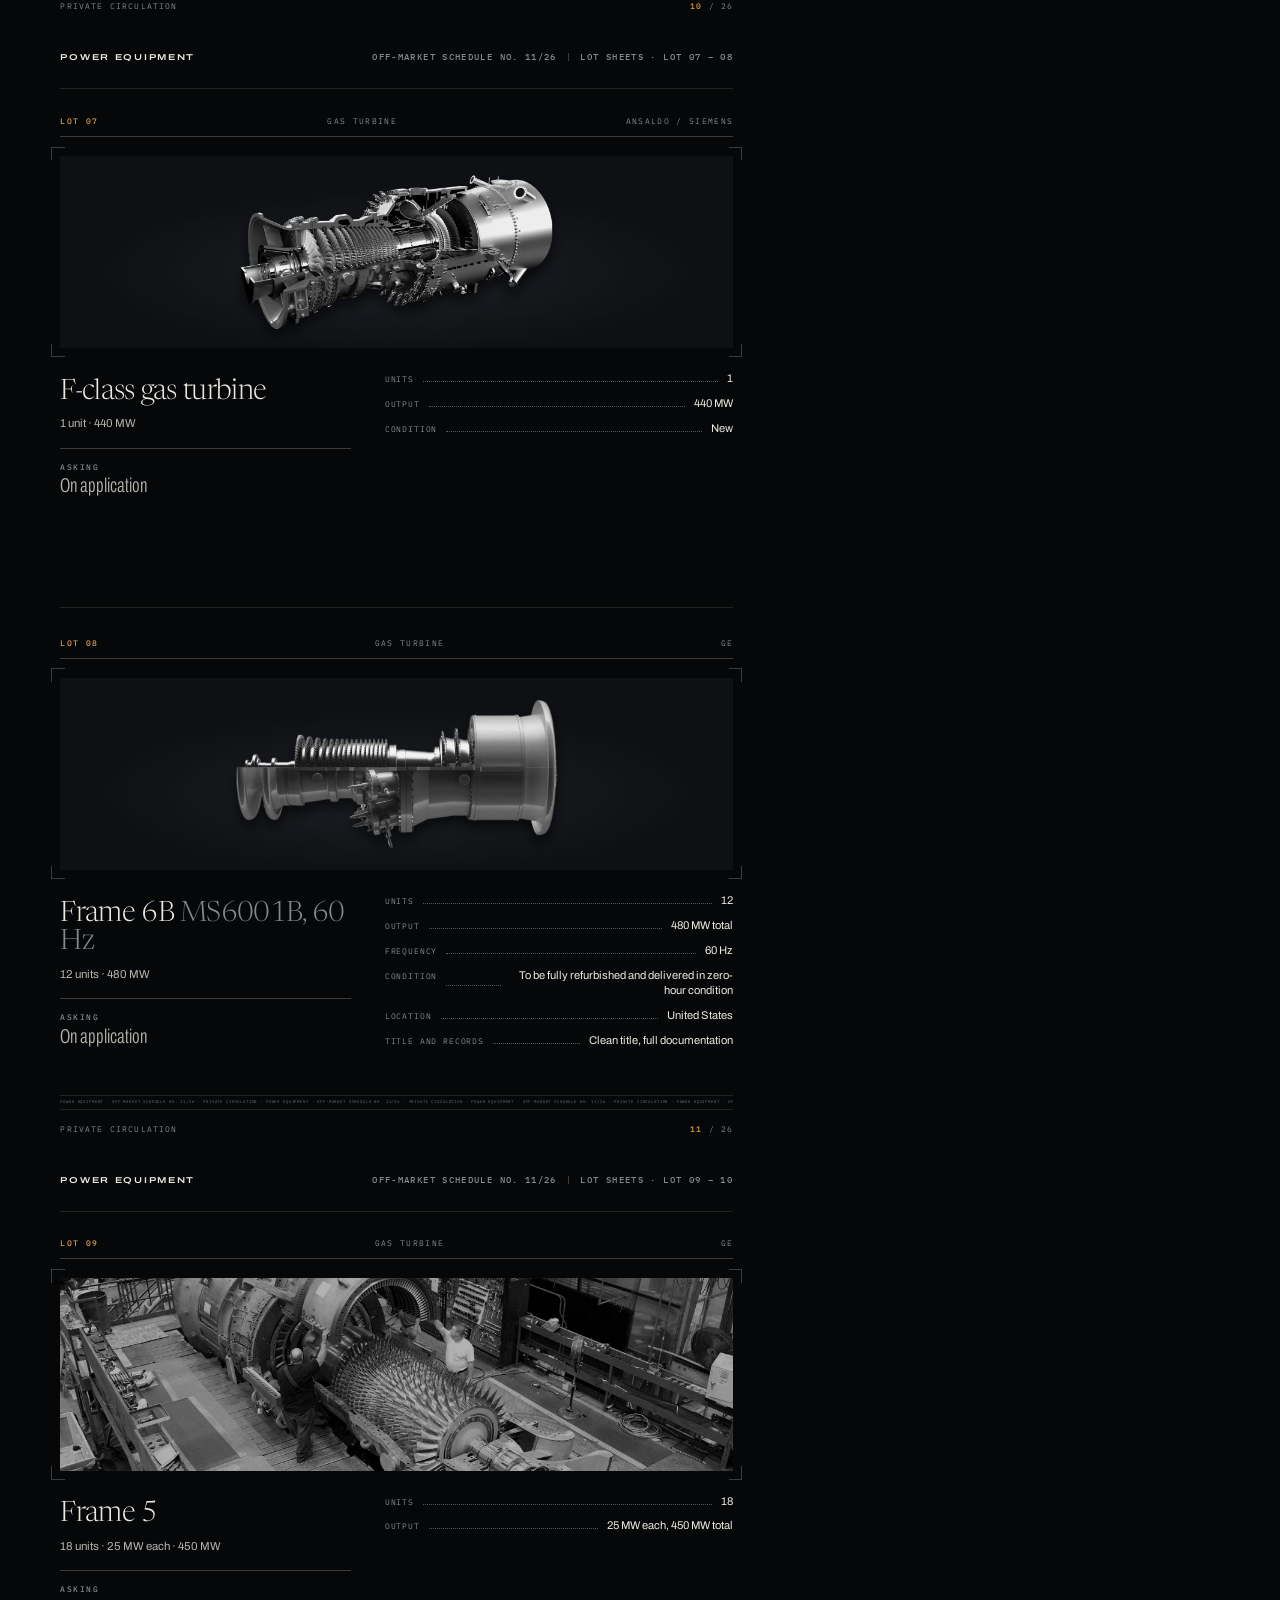
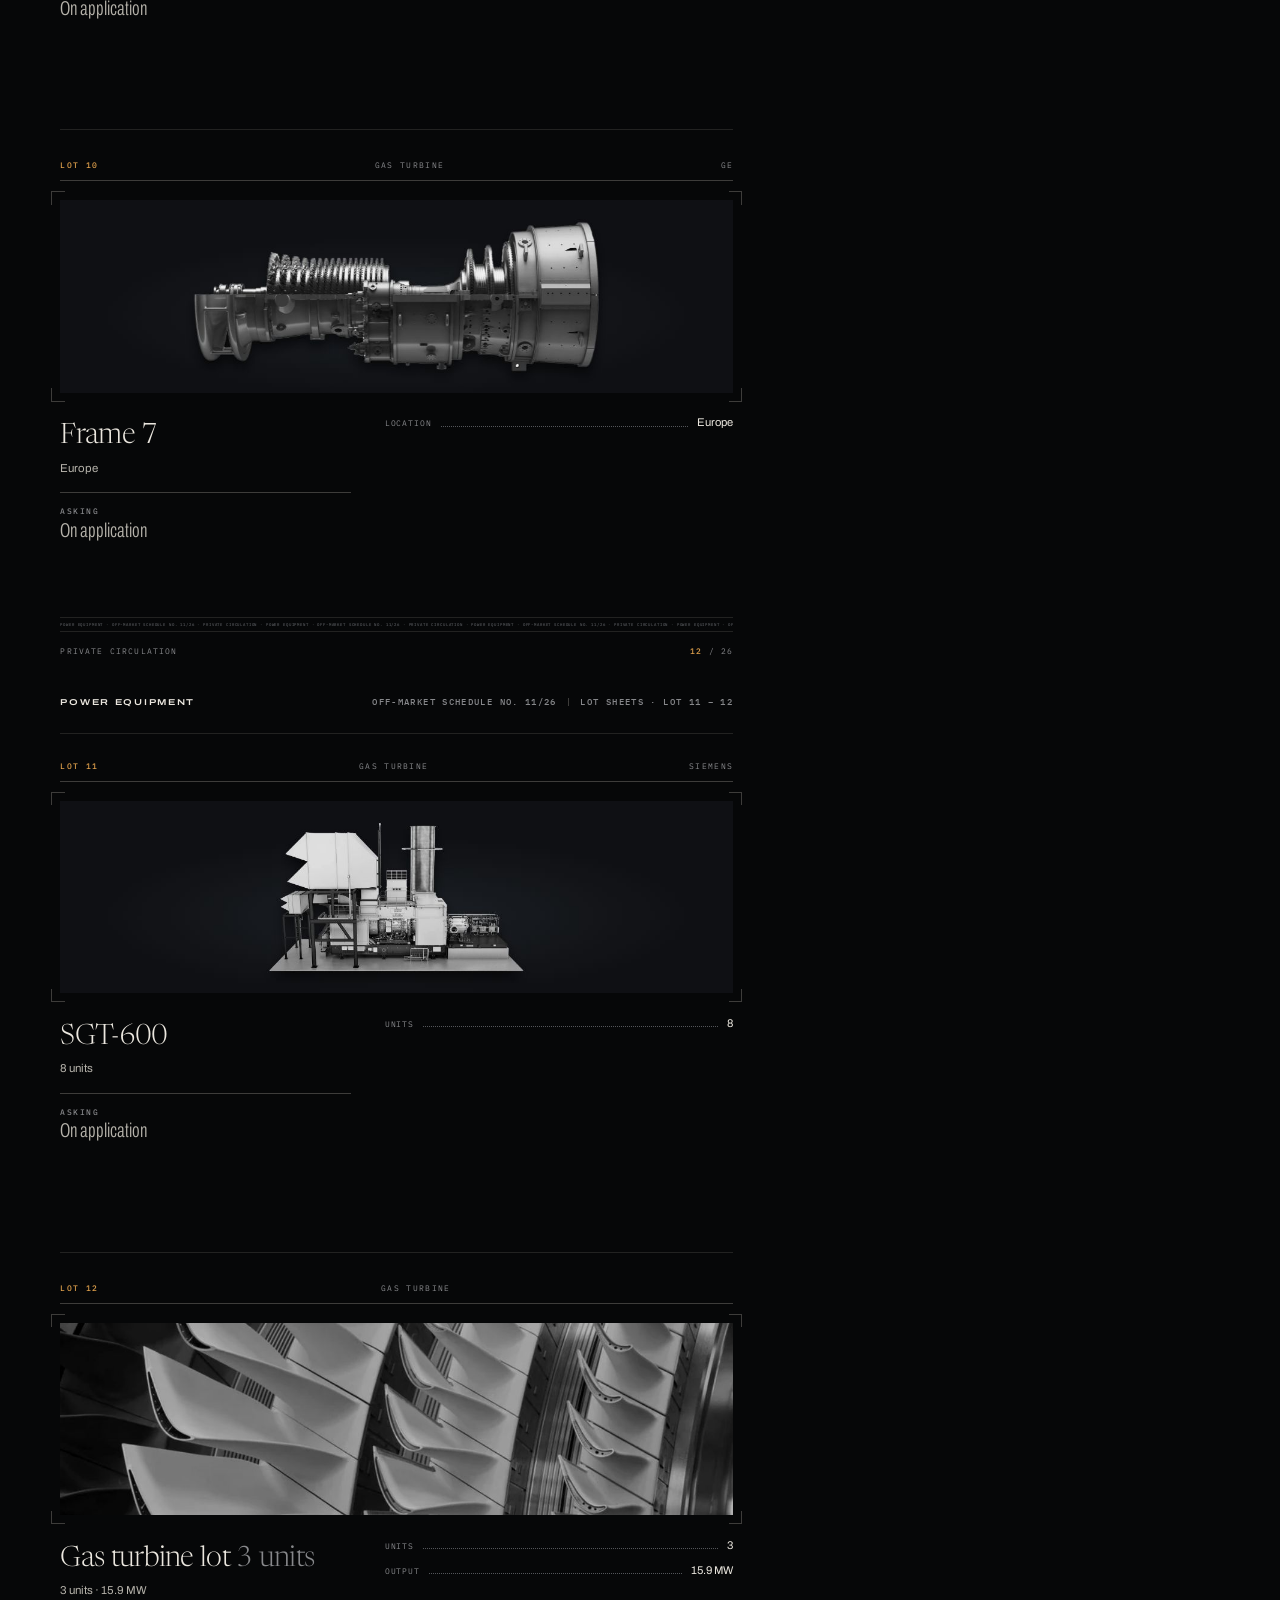
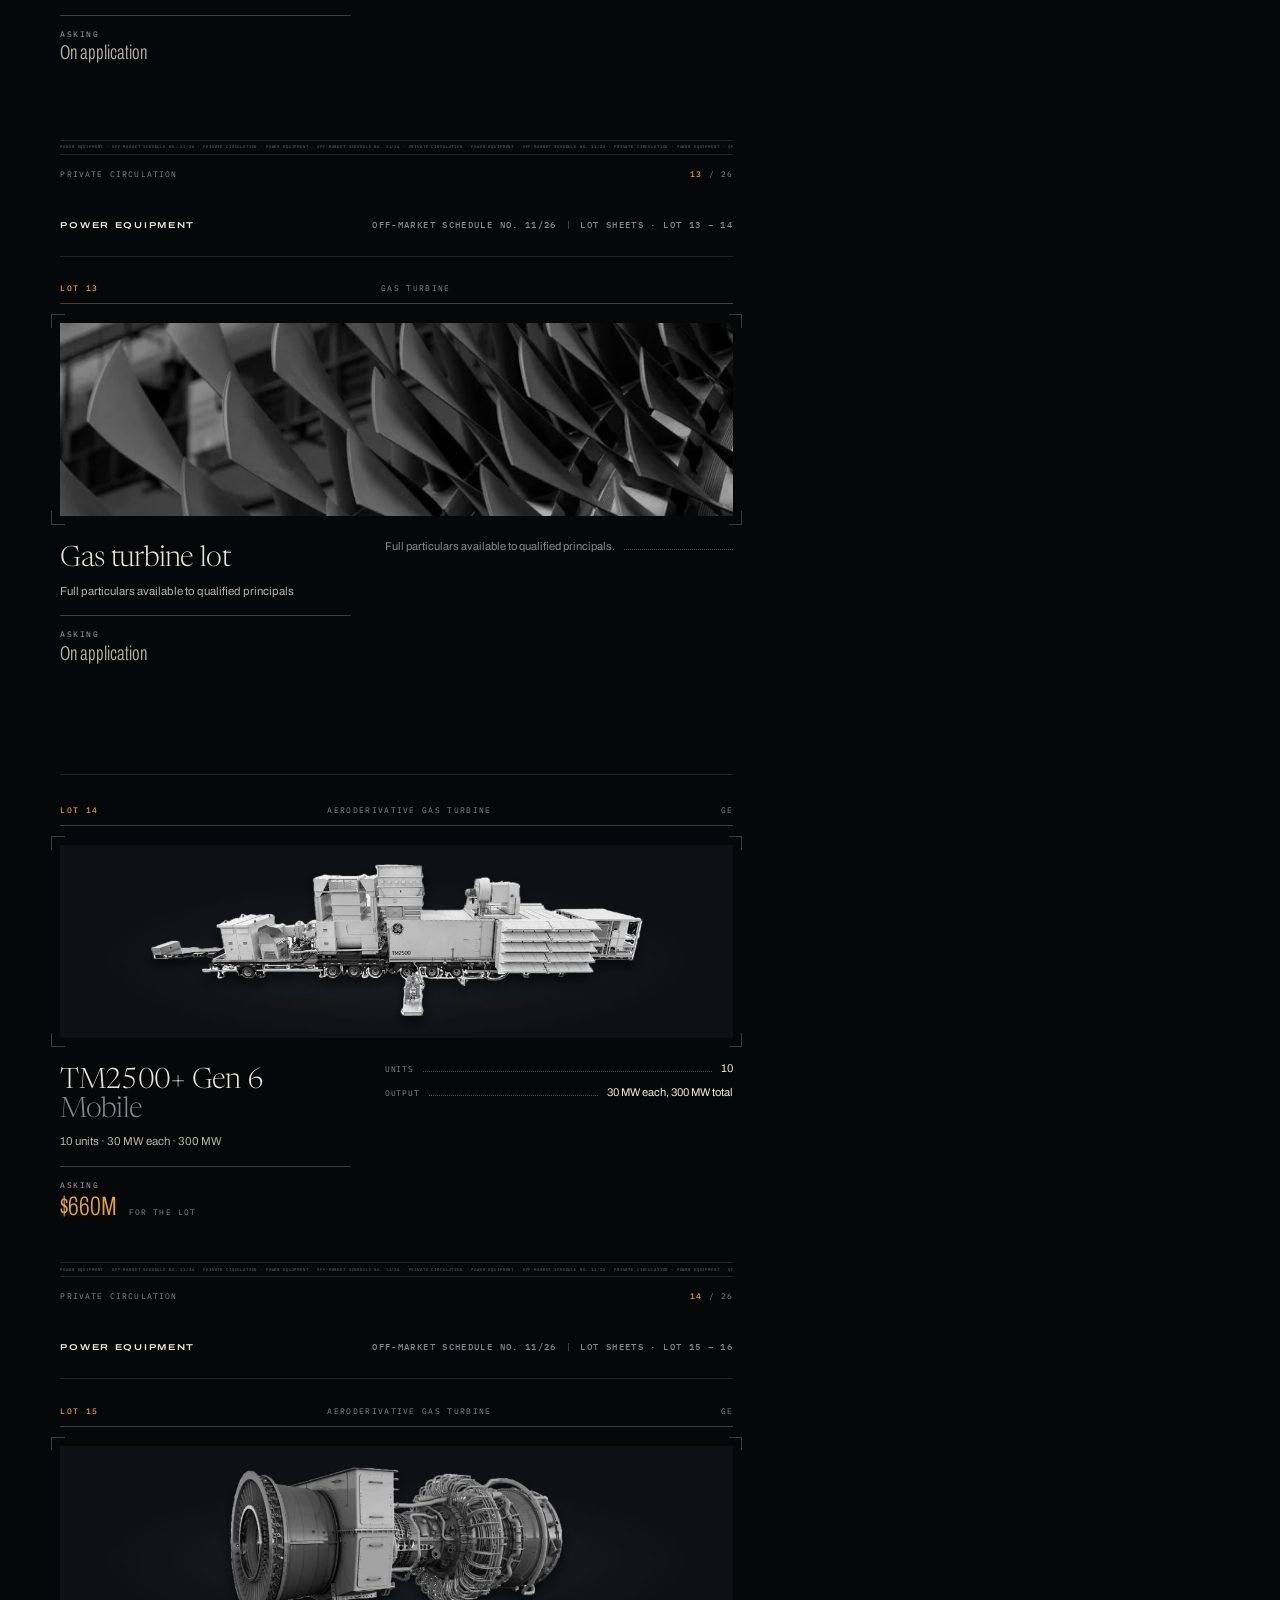
<file: brochure/brochure.html>
<!doctype html>
<html lang="en">
<head>
<meta charset="utf-8">
<title>Power Equipment · Off-market schedule</title>
<link rel="stylesheet" href="brochure.css">
</head>
<body>

<svg width="0" height="0" style="position:absolute" aria-hidden="true">
  <symbol id="art-turbine" viewBox="0 0 400 200">
    <g fill="none" stroke="currentColor" stroke-width="1" stroke-linejoin="round" stroke-linecap="round" vector-effect="non-scaling-stroke">
      <path d="M34 52c18 6 30 20 46 24l92 8 26-16h44l22 12 38-16 68-12v96l-68-12-38-16-22 12h-44l-26-16-92 8c-16 4-28 18-46 24z"/>
      <path d="M92 79v42M104 80v40M116 81v38M128 82v36M140 83v34M152 84v32M164 85v30"/>
      <path d="M270 82v36M284 76v48M298 70v60"/>
      <path d="M204 68l-8-14h20l8 14M232 68l-8-14h20l8 14M204 132l-8 14h20l8-14M232 132l-8 14h20l8-14"/>
      <path d="M18 100h364" stroke-dasharray="2 6"/>
      <path d="M60 172h280M110 122v50M290 133v39M98 172v8M302 172v8"/>
    </g>
  </symbol>
  <symbol id="art-engine" viewBox="0 0 400 200">
    <g fill="none" stroke="currentColor" stroke-width="1" stroke-linejoin="round" stroke-linecap="round" vector-effect="non-scaling-stroke">
      <rect x="36" y="150" width="328" height="12" rx="2"/>
      <path d="M60 150V98h172v52"/>
      <path d="M66 98V80h15v18M86 98V80h15v18M106 98V80h15v18M126 98V80h15v18M146 98V80h15v18M166 98V80h15v18M186 98V80h15v18M206 98V80h15v18"/>
      <rect x="64" y="64" width="162" height="9" rx="4.5"/>
      <circle cx="52" cy="62" r="13"/><circle cx="52" cy="62" r="4"/>
      <path d="M64 68h-2M52 75v23h8"/>
      <path d="M72 150v-34M92 150v-34M112 150v-34M132 150v-34M152 150v-34M172 150v-34M192 150v-34M212 150v-34"/>
      <path d="M232 104h16v46M248 96h8"/>
      <rect x="256" y="90" width="88" height="60" rx="6"/>
      <path d="M272 90V74h48v16M270 104h60M270 114h60M270 124h60M270 134h60"/>
      <path d="M56 162v10M344 162v10M200 162v10"/>
    </g>
  </symbol>
</svg>

<div id="book"></div>

<script src="../listings.js"></script>
<script src="brochure.js"></script>
</body>
</html>
</file>
<file: styles.css>
/* Newsreader, Archivo and IBM Plex Mono (SIL Open Font License) */
@font-face { font-family: "Newsreader"; src: url("fonts/newsreader.woff2") format("woff2"); font-weight: 200 800; font-style: normal; font-display: swap; }
@font-face { font-family: "Archivo"; src: url("fonts/archivo.woff2") format("woff2"); font-weight: 100 900; font-stretch: 62% 125%; font-style: normal; font-display: swap; }
@font-face { font-family: "IBM Plex Mono"; src: url("fonts/ibm-plex-mono-400.woff2") format("woff2"); font-weight: 400; font-display: swap; }
@font-face { font-family: "IBM Plex Mono"; src: url("fonts/ibm-plex-mono-500.woff2") format("woff2"); font-weight: 500; font-display: swap; }

:root {
  --void: #060708;
  --deck: #0b0c0e;
  --plate: #0e1013;
  --lamp: #1d2025;
  --bone: #ebe7df;
  --bone-2: #b6b3ab;
  --dim: #87888b;
  --faint: #55575b;
  --line: rgba(235, 231, 223, .1);
  --line-2: rgba(235, 231, 223, .2);
  --amber: #e2a24c;
  --amber-2: rgba(226, 162, 76, .55);

  --serif: "Newsreader", "Iowan Old Style", Georgia, serif;
  --sans: "Archivo", "Helvetica Neue", Arial, sans-serif;
  --mono: "IBM Plex Mono", ui-monospace, Menlo, monospace;

  --gutter: clamp(16px, 4vw, 64px);
  --max: 1400px;
  --bar: 64px;
  --ease: cubic-bezier(.2, .6, .2, 1);
  --slow: cubic-bezier(.16, .84, .24, 1);
}

*, *::before, *::after { box-sizing: border-box; }
html { background: var(--void); -webkit-text-size-adjust: 100%; scroll-padding-top: calc(var(--bar) + 16px); }
@media (prefers-reduced-motion: no-preference) { html { scroll-behavior: smooth; } }
body { margin: 0; background: var(--void); color: var(--bone); font: 400 15px/1.6 var(--sans); -webkit-font-smoothing: antialiased; -moz-osx-font-smoothing: grayscale; font-kerning: normal; }
img { display: block; max-width: 100%; }
button, select, input { font: inherit; color: inherit; }
h1, h2, h3, p, dl, dd, ol, ul, figure { margin: 0; padding: 0; }
ol, ul { list-style: none; }
a { color: inherit; }
abbr[title] { text-decoration: none; }
sup { font: 500 .62em/0 var(--mono); vertical-align: .55em; color: var(--amber); margin-left: 2px; letter-spacing: 0; }
::selection { background: var(--amber); color: var(--void); }
:focus-visible { outline: 1px solid var(--amber); outline-offset: 3px; }
[hidden] { display: none !important; }
.wrap { width: 100%; max-width: calc(var(--max) + var(--gutter) * 2); margin-inline: auto; padding-inline: var(--gutter); }

.skip { position: absolute; left: 12px; top: -80px; z-index: 100; padding: 10px 14px; background: var(--bone); color: var(--void); font: 500 12px var(--mono); text-decoration: none; }
.skip:focus { top: 12px; }

/* mono label */
.eyebrow { font: 500 11px/1.4 var(--mono); letter-spacing: .16em; text-transform: uppercase; color: var(--dim); }
.eyebrow::before { content: ""; display: inline-block; width: 18px; height: 1px; margin-right: 12px; vertical-align: .32em; background: var(--amber); }

/* ---------- Keys (buttons) ---------- */
.key { display: inline-flex; align-items: center; justify-content: center; min-height: 48px; padding: 0 24px; border: 1px solid transparent; border-radius: 0; font: 500 11.5px/1 var(--mono); letter-spacing: .16em; text-transform: uppercase; text-decoration: none; white-space: nowrap; cursor: pointer; transition: background-color .25s var(--ease), color .25s var(--ease), border-color .25s var(--ease); }
.key--sm { min-height: 38px; padding: 0 16px; }
.key--solid { background: var(--bone); color: var(--void); }
.key--solid:hover { background: var(--amber); }
.key--line { border-color: var(--line-2); background: transparent; color: var(--bone); }
.key--line:hover { border-color: var(--bone); }
.textlink { background: none; border: 0; padding: 0; color: var(--bone); font: 500 11.5px var(--mono); letter-spacing: .14em; text-transform: uppercase; text-decoration: underline; text-decoration-color: var(--amber-2); text-underline-offset: 5px; cursor: pointer; }
.textlink:hover { text-decoration-color: var(--amber); }

/* ---------- Bar ---------- */
.bar { position: fixed; inset: 0 0 auto; z-index: 40; height: var(--bar); transition: background-color .4s var(--ease), border-color .4s var(--ease); border-bottom: 1px solid transparent; }
.bar.is-solid { background: rgba(6, 7, 8, .94); border-bottom-color: var(--line); }
.bar__inner { height: 100%; display: flex; align-items: center; gap: 28px; }
.mark { font: 600 12.5px/1 var(--sans); font-stretch: 125%; letter-spacing: .2em; text-transform: uppercase; text-decoration: none; color: var(--bone); white-space: nowrap; }
.bar__meta { display: flex; gap: 20px; margin-right: auto; font: 400 11px var(--mono); letter-spacing: .12em; text-transform: uppercase; color: var(--dim); white-space: nowrap; }
.bar__meta > span + span::before { content: ""; display: inline-block; width: 1px; height: 9px; margin-right: 20px; background: var(--line-2); vertical-align: -1px; }
.bar__nav { display: flex; gap: 28px; font: 500 11px var(--mono); letter-spacing: .14em; text-transform: uppercase; }
.bar__nav a { text-decoration: none; color: var(--bone-2); transition: color .2s; }
.bar__nav a:hover { color: var(--bone); }

/* ---------- Hero ---------- */
.hero { position: relative; min-height: max(760px, 100svh); display: flex; flex-direction: column; justify-content: flex-end; padding-top: calc(var(--bar) + 40px); overflow: hidden; isolation: isolate; }
.hero__stage { position: absolute; inset: 0; z-index: -1; pointer-events: none; }
.hero__stage::after { content: ""; position: absolute; inset: 0; background: linear-gradient(90deg, var(--void) 0%, var(--void) 30%, rgba(6, 7, 8, 0) 50%), linear-gradient(0deg, var(--void) 2%, rgba(6, 7, 8, 0) 34%); }
.hero__machine { position: absolute; right: -13vw; top: 50%; width: min(68vw, 1360px); transform: translateY(-60%); }
.hero__machine img { width: 100%; height: auto; filter: grayscale(1) contrast(1.06) brightness(.9); }
@media (prefers-reduced-motion: no-preference) {
  .hero__machine img { animation: lamp 2.4s var(--slow) both; }
  .hero__copy > * { animation: surface 1.1s var(--slow) both; animation-delay: calc(.35s + var(--i, 0) * .09s); }
  .callout { animation: surface .9s var(--slow) both; animation-delay: calc(1.5s + var(--i, 0) * .14s); }
  .callout__stem { animation: stem .8s var(--slow) both; animation-delay: calc(1.4s + var(--i, 0) * .14s); }
}
@keyframes lamp { from { filter: grayscale(1) contrast(1.06) brightness(0); transform: scale(1.025); } 40% { filter: grayscale(1) contrast(1.06) brightness(.35); } to { filter: grayscale(1) contrast(1.06) brightness(.9); transform: none; } }
@keyframes surface { from { opacity: 0; transform: translateY(12px); } to { opacity: 1; transform: none; } }
@keyframes stem { from { transform: scaleY(0); } to { transform: scaleY(1); } }

.hero__callouts { position: absolute; inset: 0; }
.callout { position: absolute; left: var(--x); top: var(--y); width: 0; height: 0; }
.callout__dot { position: absolute; left: -4px; top: -4px; width: 9px; height: 9px; border: 1px solid var(--amber); border-radius: 50%; background: var(--void); }
.callout__dot::after { content: ""; position: absolute; inset: 2px; border-radius: 50%; background: var(--amber); }
.callout__stem { position: absolute; left: 0; bottom: 5px; width: 1px; height: var(--len); background: var(--amber-2); transform-origin: bottom; }
.callout__label { position: absolute; left: 0; bottom: calc(var(--len) + 5px); padding: 0 0 8px 12px; border-left: 1px solid var(--amber-2); white-space: nowrap; font: 400 11px/1.55 var(--mono); letter-spacing: .06em; color: var(--bone-2); }
.callout__label b { display: block; font-weight: 500; letter-spacing: .16em; text-transform: uppercase; color: var(--bone); }
.callout__label em { font-style: normal; color: var(--amber); }
.callout--down .callout__stem { bottom: auto; top: 5px; transform-origin: top; }
.callout--down .callout__label { bottom: auto; top: calc(var(--len) + 5px); padding: 8px 0 0 12px; }
.callout--left .callout__label { left: auto; right: 0; padding-left: 0; padding-right: 12px; border-left: 0; border-right: 1px solid var(--amber-2); text-align: right; }

.hero__copy { position: relative; padding-bottom: clamp(36px, 6vh, 72px); }
.hero__copy > :nth-child(2) { --i: 1; } .hero__copy > :nth-child(3) { --i: 2; } .hero__copy > :nth-child(4) { --i: 3; }
.hero h1 { max-width: 10ch; margin-top: 26px; font: 300 clamp(54px, 7.6vw, 122px)/.92 var(--serif); letter-spacing: -.035em; font-variation-settings: "opsz" 72; }
.hero__lede { max-width: 46ch; margin-top: 30px; font-size: clamp(15px, 1.2vw, 17px); line-height: 1.65; color: var(--bone-2); }
.hero__actions { display: flex; flex-wrap: wrap; gap: 12px; margin-top: 38px; }

/* readout: instrument scale + figures */
.readout { position: relative; padding-bottom: 28px; }
.scale { height: 14px; background:
  repeating-linear-gradient(90deg, var(--line-2) 0 1px, transparent 1px 100%) 0 0 / 80px 14px repeat-x,
  repeating-linear-gradient(90deg, var(--line) 0 1px, transparent 1px 100%) 0 100% / 8px 6px repeat-x;
  border-bottom: 1px solid var(--line-2); }
.readout__grid { display: grid; grid-template-columns: repeat(4, minmax(0, 1fr)); }
.readout__grid > div { padding: 18px 0 0; display: flex; flex-direction: column; gap: 8px; }
.readout__grid > div + div { padding-left: clamp(16px, 2.4vw, 36px); border-left: 1px solid var(--line); }
.readout__grid dt { font: 500 10.5px var(--mono); letter-spacing: .16em; text-transform: uppercase; color: var(--dim); }
.readout__grid dd { display: flex; align-items: baseline; gap: 10px; font: 200 clamp(40px, 5vw, 80px)/1 var(--sans); font-stretch: 62%; letter-spacing: -.01em; font-variant-numeric: tabular-nums lining-nums; }
.readout__grid dd small { font: 400 12px var(--mono); letter-spacing: .1em; color: var(--dim); }
.readout__note { margin-top: 18px; font: 400 11px/1.6 var(--mono); letter-spacing: .03em; color: var(--dim); }

/* ---------- Sections ---------- */
.section { padding-top: clamp(96px, 12vw, 176px); }
.head { display: grid; gap: 20px; margin-bottom: clamp(40px, 5vw, 72px); }
.head h2 { max-width: 20ch; font: 300 clamp(34px, 4.2vw, 64px)/1.02 var(--serif); letter-spacing: -.028em; font-variation-settings: "opsz" 60; text-wrap: balance; }
.head--split { grid-template-columns: minmax(0, 1fr) auto; align-items: end; gap: 20px 48px; }
.head--split > div { display: grid; gap: 20px; }
.head__aside { max-width: 44ch; font-size: 14px; color: var(--bone-2); }

/* ---------- Plates (image panels) ---------- */
.plate { position: relative; overflow: hidden; isolation: isolate; background: radial-gradient(ellipse 62% 58% at 50% 60%, var(--lamp) 0%, var(--plate) 72%); }
.plate img { position: absolute; inset: 0; width: 100%; height: 100%; transition: filter .7s var(--ease), transform 1.2s var(--slow); }
.plate img.fit-cut { object-fit: contain; padding: 9% 8%; filter: grayscale(1) contrast(1.05) brightness(.92) drop-shadow(0 22px 24px rgba(0, 0, 0, .55)); }
.plate img.fit-photo { object-fit: cover; filter: grayscale(1) contrast(1.08) brightness(.62); }
.plate__art { position: absolute; inset: 0; display: grid; place-items: center; align-content: center; gap: 14px; color: #4b4e53; }
.plate__art svg { width: 60%; height: auto; }
.plate__art span { font: 500 10px var(--mono); letter-spacing: .18em; text-transform: uppercase; color: var(--faint); }

/* crop marks drawn just outside a plate */
.marks { position: relative; }
.marks::after { content: ""; position: absolute; inset: -9px; pointer-events: none; --m: var(--line-2); background:
  linear-gradient(var(--m), var(--m)) 0 0 / 14px 1px, linear-gradient(var(--m), var(--m)) 0 0 / 1px 14px,
  linear-gradient(var(--m), var(--m)) 100% 0 / 14px 1px, linear-gradient(var(--m), var(--m)) 100% 0 / 1px 14px,
  linear-gradient(var(--m), var(--m)) 0 100% / 14px 1px, linear-gradient(var(--m), var(--m)) 0 100% / 1px 14px,
  linear-gradient(var(--m), var(--m)) 100% 100% / 14px 1px, linear-gradient(var(--m), var(--m)) 100% 100% / 1px 14px;
  background-repeat: no-repeat; transition: inset .5s var(--slow); }

/* stretched button: the whole entry opens the lot */
.open { background: none; border: 0; padding: 0; margin: 0; text-align: left; cursor: pointer; color: inherit; font: inherit; letter-spacing: inherit; }
.open::after { content: ""; position: absolute; inset: 0; z-index: 3; }
.open:focus-visible { outline: none; }
.open:focus-visible::after { outline: 1px solid var(--amber); outline-offset: 6px; }

/* ---------- Principal lots (dossiers) ---------- */
.dossiers { display: grid; gap: clamp(72px, 9vw, 140px); }
.dossier { position: relative; display: grid; grid-template-columns: minmax(0, 7fr) minmax(0, 5fr); gap: clamp(32px, 4.5vw, 80px); align-items: start; }
.dossier:nth-child(even) { grid-template-columns: minmax(0, 5fr) minmax(0, 7fr); }
.dossier:nth-child(even) .dossier__media { order: 2; }
.dossier__media { aspect-ratio: 16 / 10.5; }
.dossier:hover .plate img.fit-cut { filter: contrast(1.02) drop-shadow(0 22px 24px rgba(0, 0, 0, .55)); transform: scale(1.015); }
.dossier:hover .plate img.fit-photo { filter: brightness(.9); }
.dossier:hover .marks::after { inset: -14px; }
.dossier__index { display: flex; justify-content: space-between; gap: 16px; padding-bottom: 14px; border-bottom: 1px solid var(--line-2); font: 400 11px var(--mono); letter-spacing: .14em; text-transform: uppercase; color: var(--dim); }
.dossier__index b { font-weight: 500; color: var(--amber); }
.dossier__maker { margin-top: 28px; font: 500 11px var(--mono); letter-spacing: .16em; text-transform: uppercase; color: var(--bone-2); }
.dossier__title { margin-top: 10px; font: 300 clamp(36px, 3.6vw, 58px)/1 var(--serif); letter-spacing: -.03em; font-variation-settings: "opsz" 60; }
.dossier__title span, .row__title span, .sheet__title span { color: var(--dim); }
.dossier__blurb { margin-top: 18px; max-width: 48ch; color: var(--bone-2); }
.dossier .open:hover .dossier__title { text-decoration: underline; text-decoration-thickness: 1px; text-decoration-color: var(--amber-2); text-underline-offset: 8px; }
.dossier .leaders { margin-top: 28px; }
.ask { margin-top: 28px; padding-top: 18px; border-top: 1px solid var(--line-2); display: grid; gap: 6px; }
.ask__label { font: 500 10.5px var(--mono); letter-spacing: .16em; text-transform: uppercase; color: var(--dim); }
.ask__value { display: flex; align-items: baseline; flex-wrap: wrap; gap: 4px 12px; font: 300 clamp(32px, 2.8vw, 44px)/1.05 var(--sans); font-stretch: 62%; color: var(--amber); font-variant-numeric: tabular-nums lining-nums; }
.ask__value small { font: 400 11px var(--mono); letter-spacing: .12em; text-transform: uppercase; color: var(--dim); }
.ask__value.is-por { color: var(--bone-2); font-size: clamp(26px, 2.2vw, 34px); }

/* dotted-leader particulars */
.leaders > div { display: flex; align-items: baseline; gap: 10px; padding: 9px 0; font-size: 14px; }
.leaders dt { flex: none; max-width: 46%; font: 400 11px var(--mono); letter-spacing: .1em; text-transform: uppercase; color: var(--dim); }
.leaders > div::after { content: ""; order: 1; flex: 1 1 24px; min-width: 24px; align-self: center; height: 1px; transform: translateY(3px); background: radial-gradient(circle, var(--faint) .7px, transparent .9px) 0 0 / 5px 1px repeat-x; }
.leaders dd { order: 2; max-width: 64%; text-align: right; color: var(--bone); font-variant-numeric: tabular-nums; }
.leaders__empty { padding: 10px 0; font-size: 14px; color: var(--dim); }

/* ---------- Capacity ---------- */
.section--capacity { padding-top: clamp(112px, 13vw, 192px); }
.capacity { display: grid; gap: 22px; }
.capacity__bar { display: flex; gap: 3px; height: 48px; }
.capacity__seg { position: relative; flex: var(--w) 0 0; min-width: 4px; border: 0; padding: 0; cursor: pointer; background: var(--tone); transition: filter .2s; }
.capacity__seg:hover { filter: brightness(1.15); }
.capacity__seg span { position: absolute; left: 14px; bottom: 12px; font: 500 10.5px var(--mono); letter-spacing: .14em; text-transform: uppercase; color: var(--ink, var(--void)); }
.capacity__keys { display: grid; grid-template-columns: repeat(3, minmax(0, 1fr)); border-top: 1px solid var(--line-2); }
.capacity__key { display: grid; gap: 6px; padding: 18px 20px 0 0; text-align: left; background: none; border: 0; cursor: pointer; color: inherit; }
.capacity__key + .capacity__key { padding-left: 20px; border-left: 1px solid var(--line); }
.capacity__name { display: flex; align-items: center; gap: 10px; font: 500 11px var(--mono); letter-spacing: .14em; text-transform: uppercase; color: var(--bone-2); }
.capacity__name i { width: 10px; height: 10px; background: var(--tone); }
.capacity__mw { font: 200 clamp(36px, 3.6vw, 56px)/1.05 var(--sans); font-stretch: 62%; font-variant-numeric: tabular-nums; }
.capacity__mw small { margin-left: 8px; font: 400 11px var(--mono); letter-spacing: .1em; color: var(--dim); }
.capacity__sub { font: 400 11.5px var(--mono); letter-spacing: .04em; color: var(--dim); }
.capacity__key:hover .capacity__name { color: var(--bone); }
.capacity__key:hover .capacity__sub { color: var(--bone-2); }

/* ---------- Board ---------- */
.counter { display: flex; align-items: baseline; gap: 10px; white-space: nowrap; }
.counter__n { font: 200 clamp(48px, 5vw, 76px)/.9 var(--sans); font-stretch: 62%; font-variant-numeric: tabular-nums; }
.counter__of { font: 300 22px var(--sans); font-stretch: 62%; color: var(--dim); }
.counter__label { font: 500 10.5px var(--mono); letter-spacing: .16em; text-transform: uppercase; color: var(--dim); margin-left: 6px; }
.section--board .head { margin-bottom: 36px; }

.console { position: sticky; top: var(--bar); z-index: 20; background: rgba(6, 7, 8, .96); border-block: 1px solid var(--line); }
.console__inner { display: flex; align-items: center; justify-content: space-between; gap: 12px 28px; flex-wrap: wrap; min-height: 60px; }
.segments { display: flex; gap: clamp(16px, 2.4vw, 34px); align-self: stretch; overflow-x: auto; scrollbar-width: none; }
.segments::-webkit-scrollbar { display: none; }
.seg { flex: none; display: inline-flex; align-items: center; gap: 9px; min-height: 58px; padding: 0; border: 0; background: none; font: 500 11px var(--mono); letter-spacing: .14em; text-transform: uppercase; color: var(--dim); cursor: pointer; box-shadow: inset 0 -1px 0 transparent; transition: color .2s, box-shadow .2s; }
.seg:hover { color: var(--bone); }
.seg span { color: var(--faint); font-variant-numeric: tabular-nums; }
.seg[aria-pressed="true"] { color: var(--bone); box-shadow: inset 0 -1px 0 var(--amber); }
.seg[aria-pressed="true"] span { color: var(--amber); }
.console__right { display: flex; align-items: center; gap: 10px 22px; flex-wrap: wrap; padding-block: 10px; }
.pick { display: inline-flex; align-items: center; gap: 10px; font: 500 10.5px var(--mono); letter-spacing: .14em; text-transform: uppercase; color: var(--dim); }
.pick select { min-height: 36px; padding: 0 30px 0 12px; border: 1px solid var(--line-2); border-radius: 0; background: var(--void) url("data:image/svg+xml,%3Csvg xmlns='http://www.w3.org/2000/svg' width='10' height='6' viewBox='0 0 10 6'%3E%3Cpath d='M1 1l4 4 4-4' fill='none' stroke='%23ebe7df' stroke-width='1.1'/%3E%3C/svg%3E") no-repeat right 11px center; appearance: none; -webkit-appearance: none; font: 400 12.5px var(--sans); letter-spacing: 0; text-transform: none; color: var(--bone); cursor: pointer; max-width: 100%; }
.pick select:hover { border-color: var(--bone-2); }
.pick option { background: var(--deck); color: var(--bone); }
.switch { position: relative; display: inline-flex; align-items: center; gap: 10px; min-height: 36px; font: 500 10.5px var(--mono); letter-spacing: .14em; text-transform: uppercase; color: var(--dim); cursor: pointer; }
.switch input { position: absolute; opacity: 0; width: 1px; height: 1px; }
.switch__track { position: relative; width: 30px; height: 14px; border: 1px solid var(--line-2); transition: border-color .2s; }
.switch__track::after { content: ""; position: absolute; top: 2px; left: 2px; width: 8px; height: 8px; background: var(--dim); transition: transform .25s var(--ease), background-color .25s; }
.switch input:checked + .switch__track { border-color: var(--amber); }
.switch input:checked + .switch__track::after { transform: translateX(16px); background: var(--amber); }
.switch input:checked ~ span:last-child { color: var(--bone); }
.switch input:focus-visible + .switch__track { outline: 1px solid var(--amber); outline-offset: 3px; }

.board { width: 100%; border-collapse: collapse; }
.board thead th { padding: 22px 14px 12px; font: 500 10.5px var(--mono); letter-spacing: .16em; text-transform: uppercase; color: var(--dim); text-align: left; white-space: nowrap; border-bottom: 1px solid var(--line-2); }
.board thead th.b-num, .board thead th.b-price { text-align: right; }
.board th:first-child, .board td:first-child { padding-left: 0; }
.board th:last-child, .board td:last-child { padding-right: 0; }
.sortkey { display: inline-flex; align-items: center; gap: 7px; padding: 0; border: 0; background: none; font: inherit; letter-spacing: inherit; text-transform: inherit; color: inherit; cursor: pointer; }
.sortkey:hover { color: var(--bone); }
.sortkey::after { content: ""; width: 5px; height: 5px; border: solid currentColor; border-width: 0 1px 1px 0; transform: translateY(-2px) rotate(45deg); opacity: 0; }
[aria-sort] .sortkey { color: var(--bone); }
[aria-sort] .sortkey::after { opacity: 1; color: var(--amber); }
[aria-sort="ascending"] .sortkey::after { transform: translateY(1px) rotate(-135deg); }

.row { position: relative; cursor: pointer; }
.row td { padding: 16px 14px; border-bottom: 1px solid var(--line); vertical-align: middle; transition: background-color .25s var(--ease), box-shadow .25s var(--ease); }
.row:hover td { background: rgba(235, 231, 223, .025); }
.row:hover td:first-child { box-shadow: inset 2px 0 0 var(--amber); }
.b-lot { width: 78px; }
.row .b-lot { padding-left: 14px !important; font: 400 12px var(--mono); letter-spacing: .08em; color: var(--dim); font-variant-numeric: tabular-nums; transition: color .2s; }
.board thead .b-lot { padding-left: 14px !important; }
.row:hover .b-lot { color: var(--amber); }
.row .b-class { width: 138px; font: 400 11px var(--mono); letter-spacing: .1em; text-transform: uppercase; color: var(--dim); }
.row .b-num { width: 104px; text-align: right; font: 300 21px/1 var(--sans); font-stretch: 75%; font-variant-numeric: tabular-nums lining-nums; }
.row .b-notes { max-width: 280px; font-size: 13px; color: var(--bone-2); }
.row .b-price { width: 176px; text-align: right; }
.row__eq { display: flex; align-items: center; gap: 22px; min-width: 0; }
.row__thumb { flex: none; width: 120px; aspect-ratio: 16 / 10; }
.row__thumb img.fit-cut { padding: 7%; filter: grayscale(1) contrast(1.05) brightness(.9); }
.row:hover .row__thumb img.fit-cut { filter: contrast(1.02); }
.row:hover .row__thumb img.fit-photo { filter: brightness(.88); }
.row__thumb .plate__art svg { width: 74%; }
.row__thumb .plate__art span { display: none; }
.row__text { min-width: 0; display: grid; gap: 3px; }
.row__maker { font: 500 10.5px var(--mono); letter-spacing: .14em; text-transform: uppercase; color: var(--dim); }
.row__title { font: 400 21px/1.15 var(--serif); letter-spacing: -.015em; font-variation-settings: "opsz" 24; }
.row__summary { font-size: 12.5px; color: var(--dim); }
.row:hover .row__title { text-decoration: underline; text-decoration-thickness: 1px; text-decoration-color: var(--amber-2); text-underline-offset: 5px; }
.nil { color: var(--faint); font-family: var(--sans); }
.amount { display: block; font: 400 19px/1.1 var(--sans); font-stretch: 75%; color: var(--amber); font-variant-numeric: tabular-nums lining-nums; white-space: nowrap; }
.basis { display: block; margin-top: 4px; font: 400 10px var(--mono); letter-spacing: .12em; text-transform: uppercase; color: var(--dim); }
.por { font: 400 10.5px var(--mono); letter-spacing: .12em; text-transform: uppercase; color: var(--dim); }
.board__legend { display: flex; gap: 10px; padding-top: 16px; font: 400 11px var(--mono); letter-spacing: .04em; color: var(--dim); }
.board__legend span { color: var(--faint); }
.empty { padding: 72px 0; text-align: center; color: var(--bone-2); border-bottom: 1px solid var(--line); }
.empty .textlink { margin-left: 10px; }
.row__ref { display: none; }

/* ---------- Terms and enquiry ---------- */
.terms { display: grid; grid-template-columns: repeat(4, minmax(0, 1fr)); gap: 40px clamp(24px, 3vw, 56px); counter-reset: term; }
.terms li { counter-increment: term; padding-top: 18px; border-top: 1px solid var(--line-2); }
.terms h3 { display: flex; gap: 14px; font: 500 11px var(--mono); letter-spacing: .16em; text-transform: uppercase; color: var(--bone); }
.terms h3::before { content: counter(term, decimal-leading-zero); color: var(--amber); }
.terms p { margin-top: 16px; font-size: 14.5px; line-height: 1.7; color: var(--bone-2); }

.enquire { position: relative; margin-top: clamp(96px, 12vw, 168px); border-top: 1px solid var(--line); overflow: hidden; isolation: isolate; }
.enquire__guilloche { position: absolute; top: 50%; right: -14vw; width: auto; height: 170%; aspect-ratio: 1; transform: translateY(-50%); z-index: -2; color: var(--amber); }
.enquire::before { content: ""; position: absolute; inset: 0; z-index: -1; background: linear-gradient(90deg, var(--void) 45%, rgba(6, 7, 8, .55) 72%, rgba(6, 7, 8, .15) 100%); }
.enquire__inner { display: grid; grid-template-columns: minmax(0, 1fr) minmax(0, 420px); gap: 40px 64px; align-items: end; padding-block: clamp(80px, 10vw, 152px); }
.enquire__inner > div:first-child { display: grid; gap: 22px; }
.enquire__title { font: 300 clamp(48px, 6.4vw, 104px)/.95 var(--serif); letter-spacing: -.035em; font-variation-settings: "opsz" 72; }
.enquire__side { display: grid; gap: 28px; justify-items: start; }
.enquire__side p { color: var(--bone-2); }

/* ---------- Footer ---------- */
.foot { border-top: 1px solid var(--line); }
.microprint { overflow: hidden; white-space: nowrap; padding: 6px 0; border-bottom: 1px solid var(--line); font: 500 5.5px/1 var(--mono); letter-spacing: .2em; text-transform: uppercase; color: var(--faint); user-select: none; }
.foot__inner { display: grid; grid-template-columns: minmax(0, 4fr) minmax(0, 6fr) auto; gap: 24px 56px; align-items: start; padding-block: 40px 48px; }
.mark--foot { display: inline-block; }
.foot__meta { margin-top: 12px; font: 400 11px var(--mono); letter-spacing: .06em; color: var(--dim); }
.foot__fine { max-width: 72ch; font-size: 12.5px; line-height: 1.7; color: var(--dim); }

/* ---------- Lot sheet ---------- */
.sheet { width: 100vw; max-width: none; height: 100dvh; max-height: none; margin: 0; padding: 0; border: 0; border-radius: 0; background: var(--void); color: var(--bone); overflow: hidden; }
.sheet[open] { display: flex; flex-direction: column; }
@media (prefers-reduced-motion: no-preference) { .sheet[open] { animation: sheet-in .45s var(--slow); } }
.sheet::backdrop { background: var(--void); }
@keyframes sheet-in { from { opacity: 0; } to { opacity: 1; } }
.sheet__bar { flex: none; display: flex; align-items: center; justify-content: space-between; gap: 16px; height: var(--bar); padding-inline: var(--gutter); border-bottom: 1px solid var(--line); }
.sheet__crumb { font: 400 11px var(--mono); letter-spacing: .14em; text-transform: uppercase; color: var(--dim); font-variant-numeric: tabular-nums; }
.sheet__crumb b { font-weight: 500; color: var(--amber); }
.sheet__nav { display: flex; gap: 8px; }
.square { width: 40px; height: 40px; display: grid; place-items: center; border: 1px solid var(--line-2); border-radius: 0; background: transparent; color: var(--bone); cursor: pointer; transition: border-color .2s; }
.square:hover:not(:disabled) { border-color: var(--bone); }
.square:disabled { opacity: .3; cursor: default; }
.sheet__body { flex: 1; min-height: 0; display: grid; grid-template-columns: minmax(0, 7fr) minmax(0, 5fr); }
.sheet__media { display: flex; flex-direction: column; min-height: 0; padding: clamp(20px, 3vw, 48px); border-right: 1px solid var(--line); }
.sheet__plate { flex: 1; min-height: 0; }
.sheet__plate img.fit-cut { padding: 8%; filter: contrast(1.02) drop-shadow(0 30px 30px rgba(0, 0, 0, .6)); }
.sheet__plate img.fit-photo { filter: brightness(.92); }
.sheet__media figcaption { padding-top: 16px; font: 400 10.5px/1.6 var(--mono); letter-spacing: .06em; color: var(--dim); }
.sheet__info { overflow-y: auto; padding: clamp(28px, 3.4vw, 56px) var(--gutter) 48px clamp(28px, 3.4vw, 56px); display: flex; flex-direction: column; }
.sheet__kicker { display: flex; flex-wrap: wrap; gap: 8px 18px; font: 400 11px var(--mono); letter-spacing: .14em; text-transform: uppercase; color: var(--dim); }
.sheet__kicker b { font-weight: 500; color: var(--amber); }
.sheet__title { margin-top: 18px; font: 300 clamp(40px, 4vw, 68px)/.98 var(--serif); letter-spacing: -.032em; font-variation-settings: "opsz" 72; }
.sheet__title:focus { outline: none; }
.sheet__summary { margin-top: 16px; font-size: 16px; color: var(--bone-2); }
.sheet__ask { margin-top: 30px; }
.sheet__ask .ask { margin-top: 0; }
.sheet__h { margin-top: 34px; padding-bottom: 10px; border-bottom: 1px solid var(--line-2); font: 500 10.5px var(--mono); letter-spacing: .16em; text-transform: uppercase; color: var(--dim); }
.sheet__more { margin-top: 18px; font-size: 13px; color: var(--dim); }
.sheet__actions { display: flex; flex-wrap: wrap; gap: 10px; margin-top: 28px; }
.sheet__note { min-height: 1.6em; margin-top: 14px; font: 400 11.5px var(--mono); letter-spacing: .04em; color: var(--amber); }

.toast { position: fixed; left: 50%; bottom: 24px; transform: translateX(-50%); z-index: 60; max-width: calc(100vw - 32px); padding: 14px 20px; border: 1px solid var(--line-2); background: var(--deck); color: var(--bone); font: 400 12px var(--mono); letter-spacing: .04em; }

/* ---------- Responsive ---------- */
@media (max-width: 1240px) {
  .bar__meta > span:nth-child(3) { display: none; }
  .row .b-notes, .board thead .b-notes { display: none; }
}
@media (max-width: 1080px) {
  .bar__meta { display: none; }
  .bar__nav { margin-left: auto; }
  .hero__machine { width: 96vw; right: -16vw; transform: translateY(-74%); }
  .hero__stage::after { background: linear-gradient(0deg, var(--void) 18%, rgba(6, 7, 8, .55) 48%, rgba(6, 7, 8, 0) 70%); }
  .dossier, .dossier:nth-child(even) { grid-template-columns: minmax(0, 1fr); }
  .dossier:nth-child(even) .dossier__media { order: 0; }
  .terms { grid-template-columns: repeat(2, minmax(0, 1fr)); }
  .enquire__inner { grid-template-columns: minmax(0, 1fr); }
  .row .b-class, .board thead .b-class { display: none; }
}
@media (max-width: 900px) {
  .sheet__body { display: block; overflow-y: auto; }
  .sheet__media { border-right: 0; border-bottom: 1px solid var(--line); }
  .sheet__plate { flex: none; aspect-ratio: 16 / 10.5; }
  .sheet__info { overflow: visible; padding: 28px var(--gutter) 48px; }
  .foot__inner { grid-template-columns: minmax(0, 1fr); }
  .head--split { grid-template-columns: minmax(0, 1fr); }

  .board thead { display: none; }
  .board, .board tbody { display: block; }
  .row { display: grid; grid-template-columns: minmax(0, 1fr) minmax(0, 1fr) minmax(0, 1.3fr); grid-template-areas: "eq eq eq" "units mw price"; column-gap: 16px; padding: 22px 0 18px; border-bottom: 1px solid var(--line); }
  .row:first-child { border-top: 1px solid var(--line-2); }
  .row td { display: block; padding: 0 !important; border: 0; width: auto !important; max-width: none; background: none !important; box-shadow: none !important; }
  .row .b-lot, .row .b-class, .row .b-notes { display: none; }
  .row .b-eq { grid-area: eq; }
  .row .b-num, .row .b-price { margin-top: 16px; }
  .row .b-num { text-align: left; font-size: 20px; }
  .row .b-num::before, .row .b-price::before { content: attr(data-label); display: block; margin-bottom: 6px; font: 500 10px var(--mono); letter-spacing: .14em; text-transform: uppercase; color: var(--dim); }
  .row .b-units { grid-area: units; }
  .row .b-mw { grid-area: mw; }
  .row .b-price { grid-area: price; text-align: right; }
  .row__ref { display: inline; margin-right: 10px; color: var(--amber); }
  .row__thumb { width: 104px; }
}
@media (max-width: 640px) {
  :root { --bar: 56px; }
  .bar__nav { display: none; }
  .mark { margin-right: auto; font-size: 11px; letter-spacing: .16em; }
  .hero { min-height: auto; padding-top: calc(var(--bar) + 62vw); }
  .hero__machine { width: 130vw; right: -38vw; top: calc(var(--bar) + 2vw); transform: none; }
  .hero__stage::after { background: linear-gradient(0deg, var(--void) 0%, var(--void) 62%, rgba(6, 7, 8, 0) 84%); }
  .hero__callouts { display: none; }
  .readout__grid { grid-template-columns: repeat(2, minmax(0, 1fr)); row-gap: 22px; }
  .readout__grid > div:nth-child(3) { padding-left: 0; border-left: 0; }
  .capacity__bar { height: 48px; }
  .capacity__seg span { display: none; }
  .capacity__keys { grid-template-columns: minmax(0, 1fr); }
  .capacity__key, .capacity__key + .capacity__key { padding: 16px 0; border-left: 0; border-bottom: 1px solid var(--line); }
  .console { position: static; }
  .console__right { width: 100%; }
  .pick { flex: 1 1 140px; }
  .pick select { flex: 1; width: 100%; }
  .terms { grid-template-columns: minmax(0, 1fr); }
  .leaders dt { max-width: 50%; }
  .row__thumb { width: 92px; }
  .row__title { font-size: 19px; }
  .row__eq { gap: 16px; }
}

@media (prefers-reduced-motion: reduce) {
  *, *::before, *::after { animation: none !important; transition: none !important; }
}

/* ---------- Print: light paper, the board or a single lot sheet ---------- */
@media print {
  @page { margin: 14mm; }
  :root { --void: #fff; --deck: #fff; --plate: #f1f0ec; --lamp: #f7f6f2; --bone: #111; --bone-2: #333; --dim: #666; --faint: #999; --line: #ddd; --line-2: #bbb; --amber: #8a4b12; --amber-2: #c08a4a; }
  body { font-size: 10pt; }
  .bar, .skip, .hero__actions, .console, .board__legend, .enquire, .toast, .microprint, .foot__top, .hero__callouts { display: none !important; }
  .hero { min-height: 0; padding-top: 0; }
  .hero__stage { position: static; }
  .hero__stage::after { display: none; }
  .hero__machine { position: static; width: 70%; transform: none; margin: 0 auto; }
  .hero__machine img, .plate img { filter: none !important; animation: none !important; }
  .row, .dossier { break-inside: avoid; }
  .row .b-notes, .board thead .b-notes, .row .b-class, .board thead .b-class { display: table-cell !important; }
  html.print-sheet body > *:not(dialog) { display: none !important; }
  html.print-sheet .sheet { position: static; display: block; width: auto; height: auto; overflow: visible; }
  html.print-sheet .sheet__nav, html.print-sheet .sheet__actions, html.print-sheet .sheet__note { display: none; }
  html.print-sheet .sheet__body { display: block; }
  html.print-sheet .sheet__media { border: 0; padding: 0; }
  html.print-sheet .sheet__plate { aspect-ratio: 16 / 9; }
  html.print-sheet .sheet__info { overflow: visible; padding: 18px 0 0; }
}
</file>
<file: brochure/brochure.css>
/* Print brochure: A4 portrait, same palette and type as the site */
/* Static instances of the site's variable fonts (made with fontTools). Chromium embeds variable
   fonts in PDFs as Type 3 outlines, which viewers render slowly; static faces embed as TrueType. */
@font-face { font-family: "Newsreader"; src: url("fonts/newsreader-300-display.woff2") format("woff2"); font-weight: 300; font-display: block; }
@font-face { font-family: "Newsreader"; src: url("fonts/newsreader-400-text.woff2") format("woff2"); font-weight: 400; font-display: block; }
@font-face { font-family: "Archivo"; src: url("fonts/archivo-200-62.woff2") format("woff2"); font-weight: 200; font-stretch: 62%; font-display: block; }
@font-face { font-family: "Archivo"; src: url("fonts/archivo-300-62.woff2") format("woff2"); font-weight: 300; font-stretch: 62%; font-display: block; }
@font-face { font-family: "Archivo"; src: url("fonts/archivo-300-75.woff2") format("woff2"); font-weight: 300; font-stretch: 75%; font-display: block; }
@font-face { font-family: "Archivo"; src: url("fonts/archivo-400-75.woff2") format("woff2"); font-weight: 400; font-stretch: 75%; font-display: block; }
@font-face { font-family: "Archivo"; src: url("fonts/archivo-400-100.woff2") format("woff2"); font-weight: 400; font-stretch: 100%; font-display: block; }
@font-face { font-family: "Archivo"; src: url("fonts/archivo-600-125.woff2") format("woff2"); font-weight: 600; font-stretch: 125%; font-display: block; }
@font-face { font-family: "IBM Plex Mono"; src: url("../fonts/ibm-plex-mono-400.woff2") format("woff2"); font-weight: 400; font-display: block; }
@font-face { font-family: "IBM Plex Mono"; src: url("../fonts/ibm-plex-mono-500.woff2") format("woff2"); font-weight: 500; font-display: block; }

@page { size: 210mm 297mm; margin: 0; }

:root {
  --void: #060708;
  --plate: #0e1013;
  --lamp: #1d2025;
  --bone: #ebe7df;
  --bone-2: #b6b3ab;
  --dim: #87888b;
  --faint: #55575b;
  --line: #222221;
  --line-2: #3d3c3a;
  --amber: #e2a24c;
  --amber-2: #8a6430;
  --serif: "Newsreader", Georgia, serif;
  --sans: "Archivo", Arial, sans-serif;
  --mono: "IBM Plex Mono", Menlo, monospace;
  --mx: 16mm;
}

* { box-sizing: border-box; margin: 0; padding: 0; }
html, body { background: var(--void); color: var(--bone); -webkit-print-color-adjust: exact; print-color-adjust: exact; }
body { font: 400 9pt/1.5 var(--sans); -webkit-font-smoothing: antialiased; }
img { display: block; }

.page { position: relative; width: 210mm; height: 297mm; overflow: hidden; break-after: page; background: var(--void); padding: 0 var(--mx); display: flex; flex-direction: column; isolation: isolate; }
.page:last-child { break-after: auto; }

/* running head and foot */
.run { flex: none; display: flex; justify-content: space-between; align-items: center; height: 17mm; border-bottom: .25mm solid var(--line); font: 500 6.4pt var(--mono); letter-spacing: .16em; text-transform: uppercase; color: var(--dim); }
.run b { font-weight: 600; font-family: var(--sans); font-stretch: 125%; letter-spacing: .2em; color: var(--bone); }
.run__r > span + span::before { content: ""; display: inline-block; width: .25mm; height: 2.2mm; margin: 0 3mm; background: var(--line-2); vertical-align: -.3mm; }
.foot { flex: none; margin-top: auto; }
.foot__micro { overflow: hidden; white-space: nowrap; padding: 1.2mm 0; border-top: .25mm solid var(--line); border-bottom: .25mm solid var(--line); font: 500 3.2pt/1 var(--mono); letter-spacing: .2em; text-transform: uppercase; color: var(--faint); }
.foot__row { display: flex; justify-content: space-between; align-items: center; height: 10mm; font: 400 6.2pt var(--mono); letter-spacing: .14em; text-transform: uppercase; color: var(--dim); }
.foot__row b { font-weight: 500; color: var(--amber); }
.body { flex: 1; min-height: 0; display: flex; flex-direction: column; }

.eyebrow { font: 500 6.6pt/1.4 var(--mono); letter-spacing: .18em; text-transform: uppercase; color: var(--dim); }
.eyebrow::before { content: ""; display: inline-block; width: 5mm; height: .3mm; margin-right: 3mm; vertical-align: .55mm; background: var(--amber); }
.h2 { font: 300 30pt/1 var(--serif); letter-spacing: -.028em; font-variation-settings: "opsz" 60; }
sup { font: 500 .6em/0 var(--mono); vertical-align: .55em; color: var(--amber); margin-left: .4mm; }

/* image plates */
.plate { position: relative; overflow: hidden; background: radial-gradient(ellipse 62% 58% at 50% 60%, var(--lamp) 0%, var(--plate) 72%); }
.plate.is-baked { background: none; }
.plate img { position: absolute; inset: 0; width: 100%; height: 100%; object-fit: fill; }
.plate__art { position: absolute; inset: 0; display: grid; place-items: center; align-content: center; gap: 3mm; color: #50535a; }
.plate__art svg { width: 58%; height: auto; }
.plate__art span { font: 500 5.6pt var(--mono); letter-spacing: .2em; text-transform: uppercase; color: var(--faint); }
.marks { position: relative; }
.mk { position: absolute; width: 3.6mm; height: 3.6mm; border: 0 solid var(--line-2); pointer-events: none; }
.mk--tl { top: -2.4mm; left: -2.4mm; border-top-width: .25mm; border-left-width: .25mm; }
.mk--tr { top: -2.4mm; right: -2.4mm; border-top-width: .25mm; border-right-width: .25mm; }
.mk--bl { bottom: -2.4mm; left: -2.4mm; border-bottom-width: .25mm; border-left-width: .25mm; }
.mk--br { bottom: -2.4mm; right: -2.4mm; border-bottom-width: .25mm; border-right-width: .25mm; }

/* dotted-leader particulars */
.leaders > div { display: flex; align-items: baseline; gap: 2.4mm; padding: 1.3mm 0; font-size: 8.4pt; line-height: 1.35; }
.leaders dt { flex: none; max-width: 42%; font: 400 6.2pt var(--mono); letter-spacing: .1em; text-transform: uppercase; color: var(--dim); }
.leaders > div::after { content: ""; order: 1; flex: 1 1 6mm; min-width: 6mm; align-self: center; height: 0; transform: translateY(.8mm); border-bottom: .35mm dotted var(--faint); }
.leaders dd { order: 2; max-width: 64%; text-align: right; color: var(--bone); }
.leaders__empty { padding: 2mm 0; font-size: 8.4pt; color: var(--dim); }

.ask { display: grid; gap: 1mm; padding-top: 3.4mm; border-top: .25mm solid var(--line-2); }
.ask__label { font: 500 6pt var(--mono); letter-spacing: .18em; text-transform: uppercase; color: var(--dim); }
.ask__value { display: flex; align-items: baseline; flex-wrap: wrap; gap: 1mm 3mm; font: 300 20pt/1.05 var(--sans); font-stretch: 62%; color: var(--amber); font-variant-numeric: tabular-nums lining-nums; }
.ask__value small { font: 400 6pt var(--mono); letter-spacing: .14em; text-transform: uppercase; color: var(--dim); }
.ask__value.is-por { color: var(--bone-2); font-size: 15pt; }

/* ---------- Cover ---------- */
.cover { padding-bottom: 0; }
.cover .foot { margin-top: 0; }
.cover__run { border-bottom: 0; }
.cover__stage { position: absolute; left: -8mm; right: -34mm; top: 30mm; z-index: -1; }
.cover__stage img { width: 100%; height: auto; }
.cover__stage::after { content: ""; position: absolute; inset: 0; z-index: 1; background: linear-gradient(0deg, var(--void) 4%, rgba(6, 7, 8, 0) 40%); }
.callout { position: absolute; z-index: 2; left: var(--x); top: var(--y); width: 0; height: 0; }
.callout__dot { position: absolute; left: -1.1mm; top: -1.1mm; width: 2.2mm; height: 2.2mm; border: .25mm solid var(--amber); border-radius: 50%; background: var(--void); }
.callout__dot::after { content: ""; position: absolute; inset: .5mm; border-radius: 50%; background: var(--amber); }
.callout__stem { position: absolute; left: 0; bottom: 1.2mm; width: .25mm; height: var(--len); background: var(--amber-2); }
.callout__label { position: absolute; left: 0; bottom: calc(var(--len) + 1.2mm); padding: 0 0 1.8mm 2.6mm; border-left: .25mm solid var(--amber-2); white-space: nowrap; font: 400 6pt/1.55 var(--mono); letter-spacing: .06em; color: var(--bone-2); }
.callout__label b { display: block; font-weight: 500; letter-spacing: .16em; text-transform: uppercase; color: var(--bone); }
.callout__label em { font-style: normal; color: var(--amber); }
.callout--down .callout__stem { bottom: auto; top: 1.2mm; }
.callout--down .callout__label { bottom: auto; top: calc(var(--len) + 1.2mm); padding: 1.8mm 0 0 2.6mm; }
.callout--left .callout__label { left: auto; right: 0; padding-left: 0; padding-right: 2.6mm; border-left: 0; border-right: .25mm solid var(--amber-2); text-align: right; }

.cover__copy { margin-top: auto; }
.cover h1 { font: 300 50pt/.94 var(--serif); letter-spacing: -.035em; font-variation-settings: "opsz" 72; margin-top: 5mm; }
.cover__lede { max-width: 96mm; margin-top: 6mm; font-size: 9.4pt; line-height: 1.6; color: var(--bone-2); }
.scale { height: 3.4mm; margin-top: 10mm; border-bottom: .25mm solid var(--line-2); }
.scale svg { display: block; width: 100%; height: 100%; }
.readout { display: grid; grid-template-columns: repeat(4, minmax(0, 1fr)); }
.readout > div { padding-top: 4mm; display: flex; flex-direction: column; gap: 1.6mm; }
.readout > div + div { padding-left: 5mm; border-left: .25mm solid var(--line); }
.readout dt { font: 500 5.8pt var(--mono); letter-spacing: .16em; text-transform: uppercase; color: var(--dim); }
.readout dd { display: flex; align-items: baseline; gap: 2mm; font: 200 30pt/1 var(--sans); font-stretch: 62%; font-variant-numeric: tabular-nums lining-nums; }
.readout dd small { font: 400 6.4pt var(--mono); letter-spacing: .1em; color: var(--dim); }
.cover__note { margin-top: 4mm; padding-bottom: 6mm; font: 400 6pt/1.6 var(--mono); color: var(--dim); }

/* ---------- Overview ---------- */
.overview .body { padding-top: 14mm; gap: 0; }
.overview .h2 { margin-top: 5mm; max-width: 17ch; }
.overview__lede { margin-top: 6mm; max-width: 120mm; font-size: 9.6pt; line-height: 1.65; color: var(--bone-2); }
.cap { margin-top: 14mm; }
.cap__bar { display: flex; gap: .8mm; height: 11mm; margin-top: 5mm; }
.cap__bar span { position: relative; display: block; flex: var(--w) 0 0; background: var(--tone); }
.cap__bar span i { position: absolute; left: 2.6mm; bottom: 2mm; font: 500 5.8pt var(--mono); font-style: normal; letter-spacing: .14em; color: var(--ink); }
.cap__keys { display: grid; grid-template-columns: repeat(3, minmax(0, 1fr)); margin-top: 4mm; border-top: .25mm solid var(--line-2); }
.cap__key { padding: 3.6mm 4mm 0 0; display: grid; gap: 1.2mm; }
.cap__key + .cap__key { padding-left: 4mm; border-left: .25mm solid var(--line); }
.cap__name { display: flex; align-items: center; gap: 2mm; font: 500 6.2pt var(--mono); letter-spacing: .14em; text-transform: uppercase; color: var(--bone-2); }
.cap__name i { width: 2.2mm; height: 2.2mm; background: var(--tone); }
.cap__mw { font: 200 22pt/1.05 var(--sans); font-stretch: 62%; font-variant-numeric: tabular-nums; }
.cap__mw small { margin-left: 1.6mm; font: 400 6pt var(--mono); letter-spacing: .1em; color: var(--dim); }
.cap__sub { font: 400 6.2pt var(--mono); color: var(--dim); }
.contents { margin-top: 16mm; }
.contents ol { list-style: none; margin-top: 5mm; border-top: .25mm solid var(--line-2); }
.contents li { display: flex; align-items: baseline; gap: 3mm; padding: 2.6mm 0; border-bottom: .25mm solid var(--line); font-size: 9.4pt; }
.contents li b { width: 9mm; font: 500 6.4pt var(--mono); letter-spacing: .12em; color: var(--amber); }
.contents li::after { content: ""; order: 1; flex: 1; height: 0; transform: translateY(-.6mm); border-bottom: .35mm dotted var(--faint); }
.contents li em { white-space: nowrap; order: 2; font: 400 7pt var(--mono); font-style: normal; color: var(--dim); font-variant-numeric: tabular-nums; }

/* ---------- Principal lot ---------- */
.principal .body { padding-top: 10mm; }
.principal__index { display: flex; justify-content: space-between; padding-bottom: 3mm; border-bottom: .25mm solid var(--line-2); font: 400 6.4pt var(--mono); letter-spacing: .16em; text-transform: uppercase; color: var(--dim); }
.principal__index b { font-weight: 500; color: var(--amber); }
.principal__plate { height: 112mm; margin-top: 8mm; }
.principal__grid { display: grid; grid-template-columns: minmax(0, 1fr) minmax(0, 1fr); gap: 10mm; margin-top: 10mm; }
.maker { font: 500 6.4pt var(--mono); letter-spacing: .16em; text-transform: uppercase; color: var(--bone-2); }
.principal__title { margin-top: 2.4mm; font: 300 30pt/1 var(--serif); letter-spacing: -.03em; font-variation-settings: "opsz" 60; }
.principal__title span, .entry__title span, .board .t span { color: var(--dim); }
.principal__blurb { margin-top: 4mm; font-size: 9.4pt; line-height: 1.6; color: var(--bone-2); }
.principal__summary { margin-top: 4mm; font: 400 7pt var(--mono); letter-spacing: .06em; color: var(--dim); }
.principal .ask { margin-top: 5mm; }

/* ---------- Board (index of all lots) ---------- */
.board-page .body { padding-top: 6mm; }
.board-page .h2 { font-size: 21pt; margin-top: 2.4mm; }
.board { width: 100%; margin-top: 4.5mm; border-collapse: collapse; table-layout: fixed; font-size: 7.6pt; }
.board th { padding: 0 1.6mm 2mm; font: 500 5.6pt var(--mono); letter-spacing: .14em; text-transform: uppercase; color: var(--dim); text-align: left; border-bottom: .25mm solid var(--line-2); white-space: nowrap; }
.board td { padding: .78mm 1.6mm; border-bottom: .25mm solid var(--line); vertical-align: baseline; line-height: 1.25; }
.board th:first-child, .board td:first-child { padding-left: 0; }
.board th:last-child, .board td:last-child { padding-right: 0; text-align: right; }
.board .n { font: 400 6.6pt var(--mono); color: var(--amber); width: 9mm; }
.board .t { font: 400 8.4pt/1.2 var(--serif); }
.board .m { font: 500 5.2pt/1.5 var(--mono); letter-spacing: .08em; text-transform: uppercase; color: var(--bone-2); }
.board .c { font: 400 5.3pt var(--mono); letter-spacing: .06em; text-transform: uppercase; color: var(--dim); white-space: nowrap; }
.board .u { text-align: right; font: 300 10pt/1 var(--sans); font-stretch: 75%; font-variant-numeric: tabular-nums; white-space: nowrap; }
.board .x { color: var(--bone-2); font-size: 6.6pt; }
.board .p { text-align: right; white-space: nowrap; font: 400 9.4pt/1 var(--sans); font-stretch: 75%; color: var(--amber); }
.board .p small { display: block; margin-top: .6mm; font: 400 5pt var(--mono); letter-spacing: .1em; text-transform: uppercase; color: var(--dim); }
.board .p.por { font: 400 5.6pt var(--mono); letter-spacing: .12em; text-transform: uppercase; color: var(--dim); }
.board .pg { font: 400 6.2pt var(--mono); color: var(--dim); }
.nil { color: var(--faint); }
.board__legend { margin-top: 3mm; font: 400 6pt var(--mono); color: var(--dim); }

/* ---------- Lot entries (two per page) ---------- */
.sheets .body { padding-top: 7mm; gap: 9mm; }
.entry { flex: 1 1 0; min-height: 0; display: flex; flex-direction: column; }
.entry + .entry { padding-top: 8mm; border-top: .25mm solid var(--line); }
.entry__index { display: flex; justify-content: space-between; gap: 4mm; padding-bottom: 2.6mm; border-bottom: .25mm solid var(--line-2); font: 400 6.2pt var(--mono); letter-spacing: .16em; text-transform: uppercase; color: var(--dim); }
.entry__index b { font-weight: 500; color: var(--amber); }
.entry__plate { height: 51mm; margin-top: 5mm; }
.entry__grid { flex: 1; min-height: 0; display: grid; grid-template-columns: minmax(0, 5fr) minmax(0, 6fr); gap: 9mm; margin-top: 6mm; }
.entry__caption { margin-top: 3mm; font: 400 5.4pt/1.5 var(--mono); letter-spacing: .04em; color: var(--faint); }
.entry__title { margin-top: 1.8mm; font: 300 21pt/1.02 var(--serif); letter-spacing: -.025em; font-variation-settings: "opsz" 48; }
.entry__summary { margin-top: 2.4mm; font-size: 8.6pt; color: var(--bone-2); }
.entry .leaders { margin-top: -1.3mm; }
.entry .ask { margin-top: 3.4mm; }
.entry--blank { visibility: hidden; }

/* ---------- Back cover ---------- */
.back .body { padding-top: 16mm; }
.back .h2 { margin-top: 5mm; max-width: 14ch; }
.terms { list-style: none; display: grid; grid-template-columns: repeat(3, minmax(0, 1fr)); gap: 7mm 10mm; margin-top: 10mm; counter-reset: t; }
.terms li { counter-increment: t; padding-top: 3.4mm; border-top: .25mm solid var(--line-2); }
.terms h3 { display: flex; gap: 3mm; font: 500 6.4pt var(--mono); letter-spacing: .16em; text-transform: uppercase; }
.terms h3::before { content: counter(t, decimal-leading-zero); color: var(--amber); }
.terms p { margin-top: 3mm; font-size: 8.8pt; line-height: 1.65; color: var(--bone-2); }
.enquire { position: relative; margin-top: auto; margin-inline: calc(var(--mx) * -1); padding: 18mm var(--mx) 16mm; border-top: .25mm solid var(--line); overflow: hidden; isolation: isolate; }
.enquire svg { position: absolute; right: -40mm; top: 50%; width: 150mm; height: 150mm; transform: translateY(-50%); z-index: -2; color: var(--amber); }
.enquire::before { content: ""; position: absolute; inset: 0; z-index: -1; background: linear-gradient(90deg, var(--void) 38%, rgba(6, 7, 8, .45) 72%, rgba(6, 7, 8, .15) 100%); }
.enquire__title { margin-top: 5mm; font: 300 40pt/.95 var(--serif); letter-spacing: -.035em; font-variation-settings: "opsz" 72; max-width: 9ch; }
.enquire p { margin-top: 6mm; max-width: 92mm; font-size: 9pt; line-height: 1.6; color: var(--bone-2); }
.enquire .contact { margin-top: 5mm; font: 500 7pt var(--mono); letter-spacing: .14em; text-transform: uppercase; color: var(--bone); }
</file>
